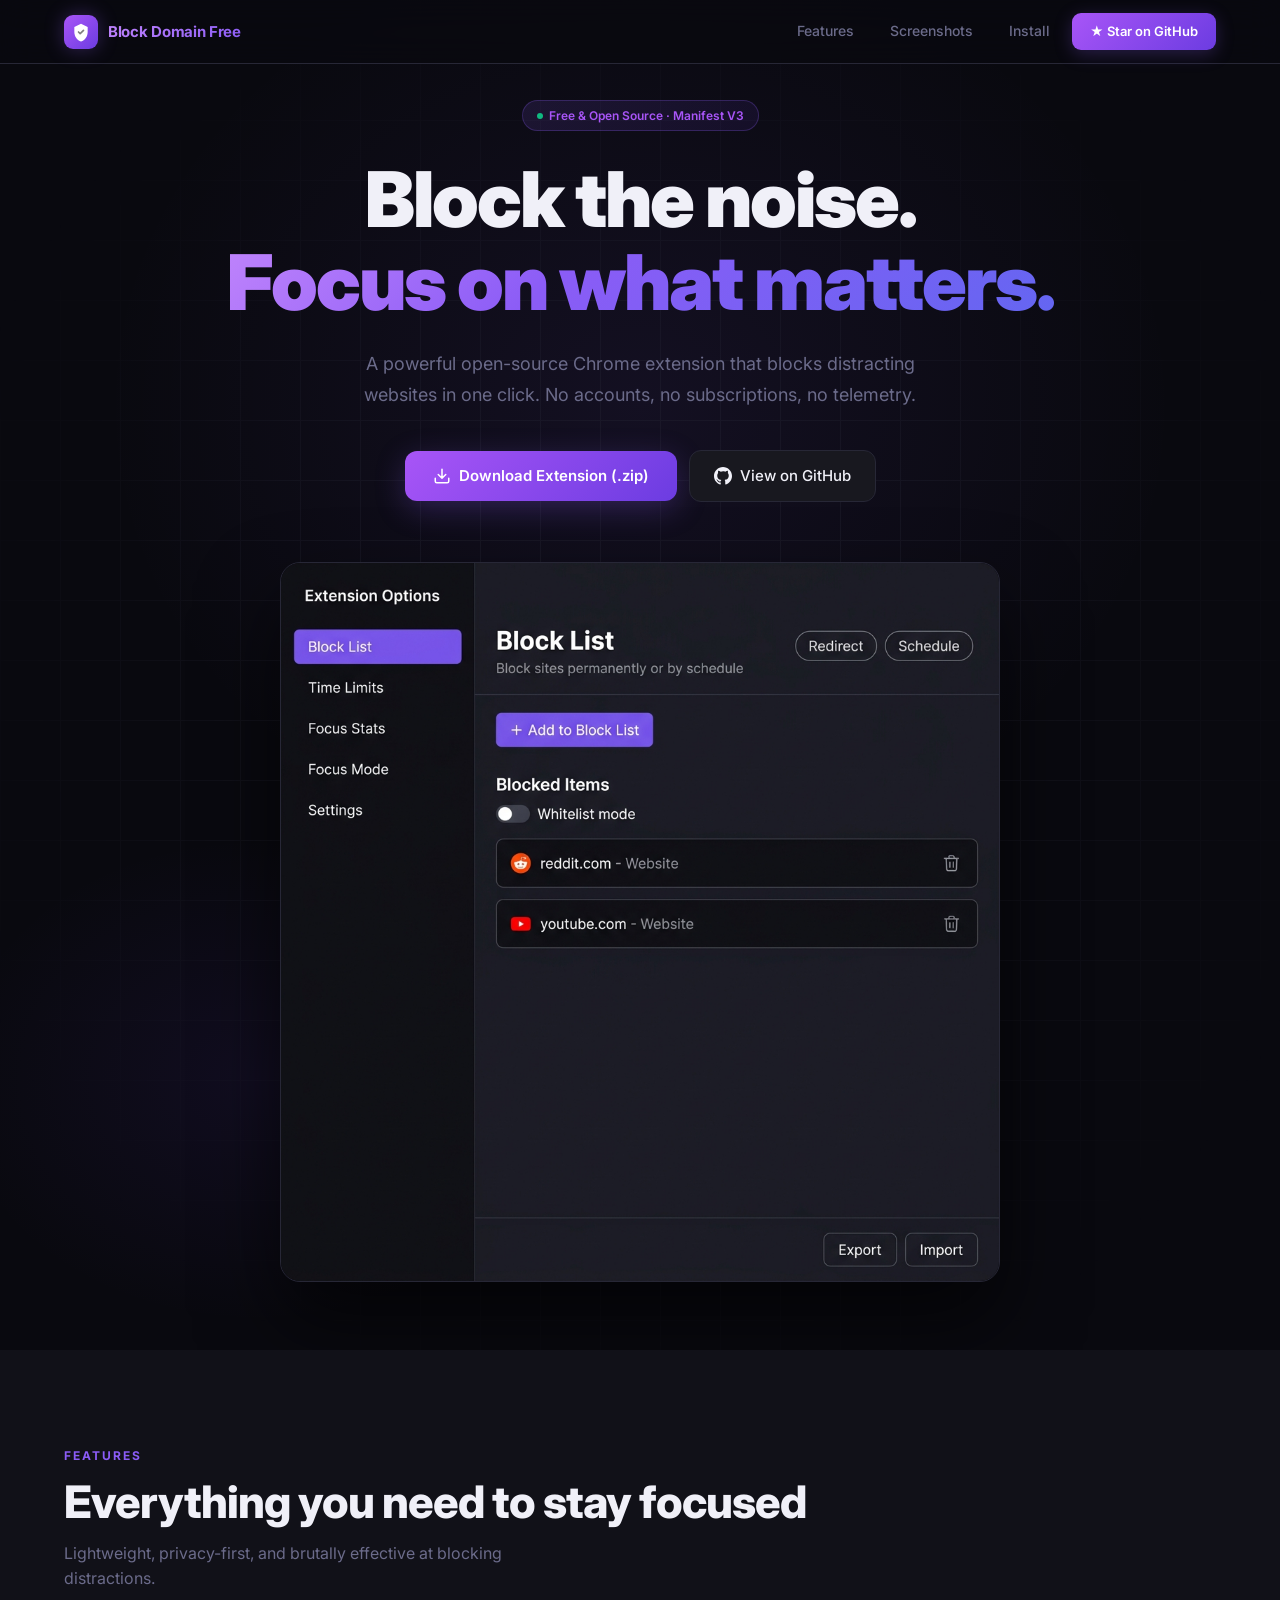
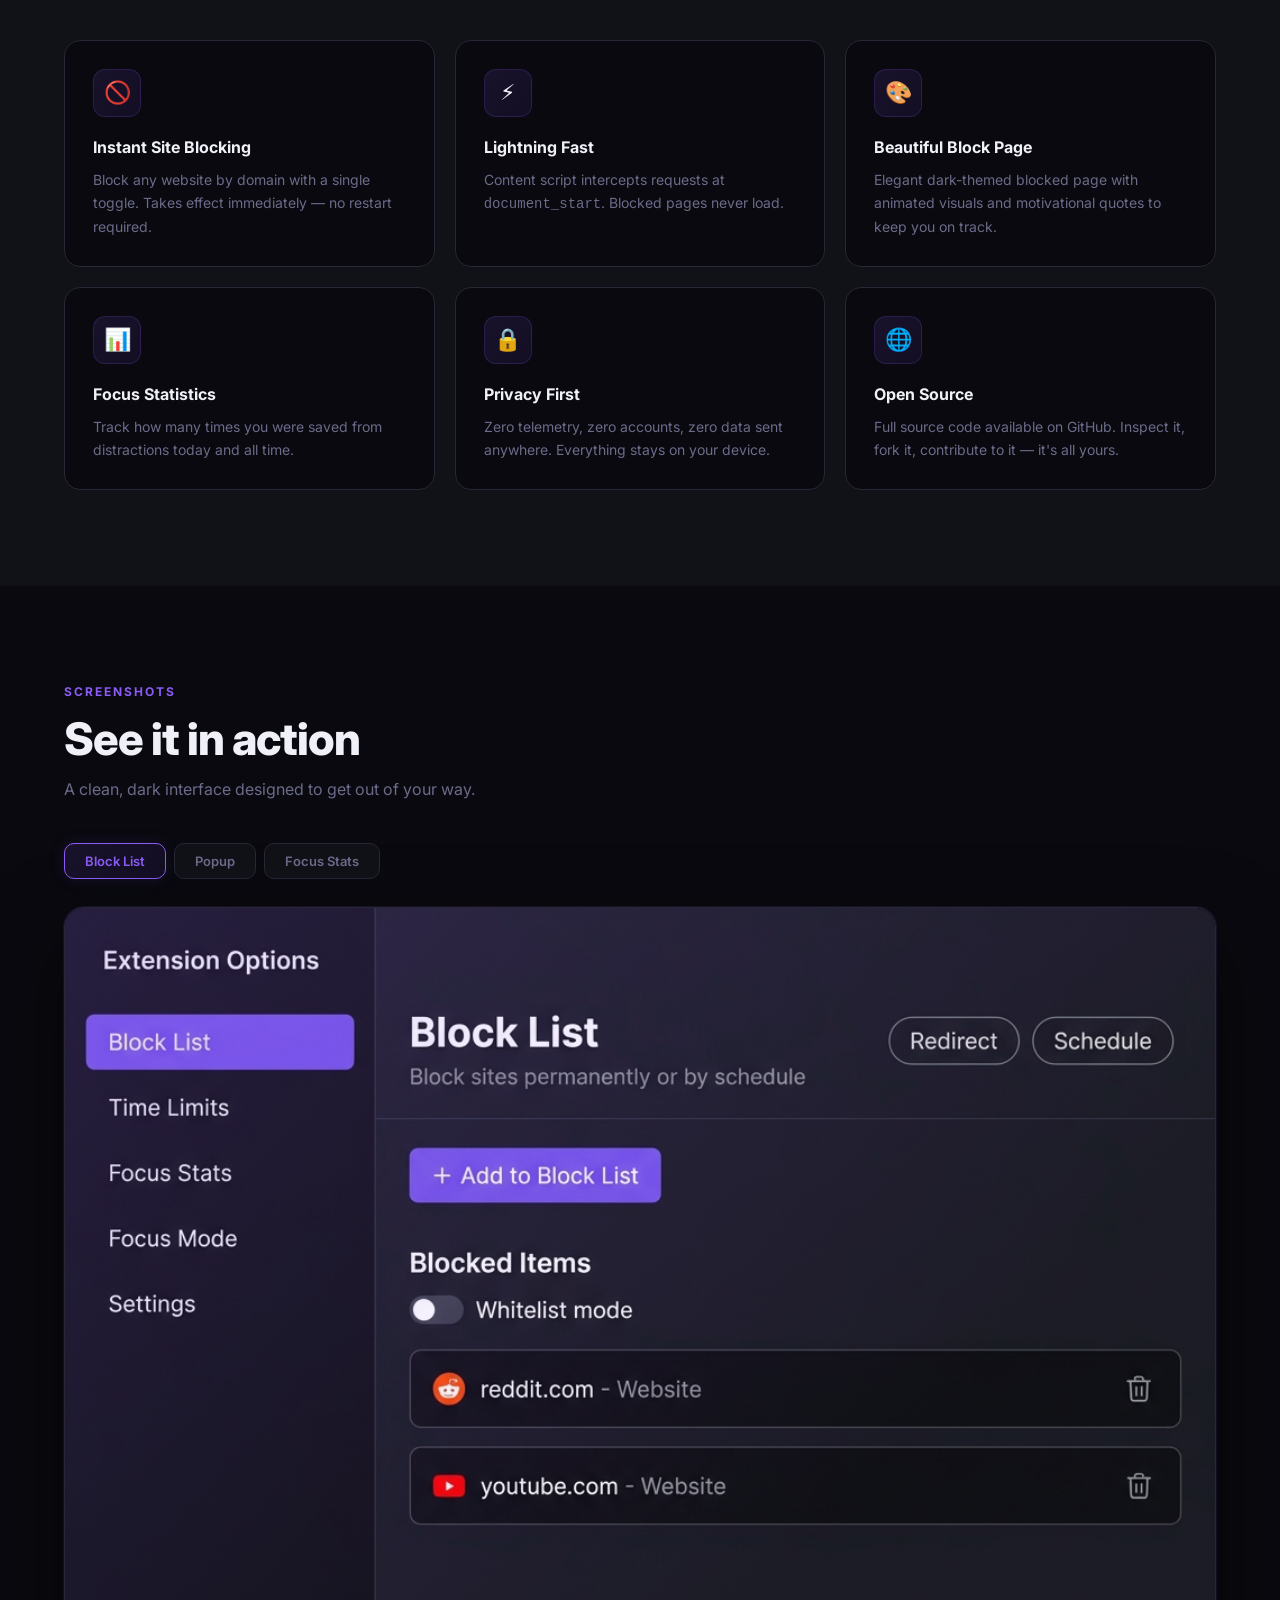
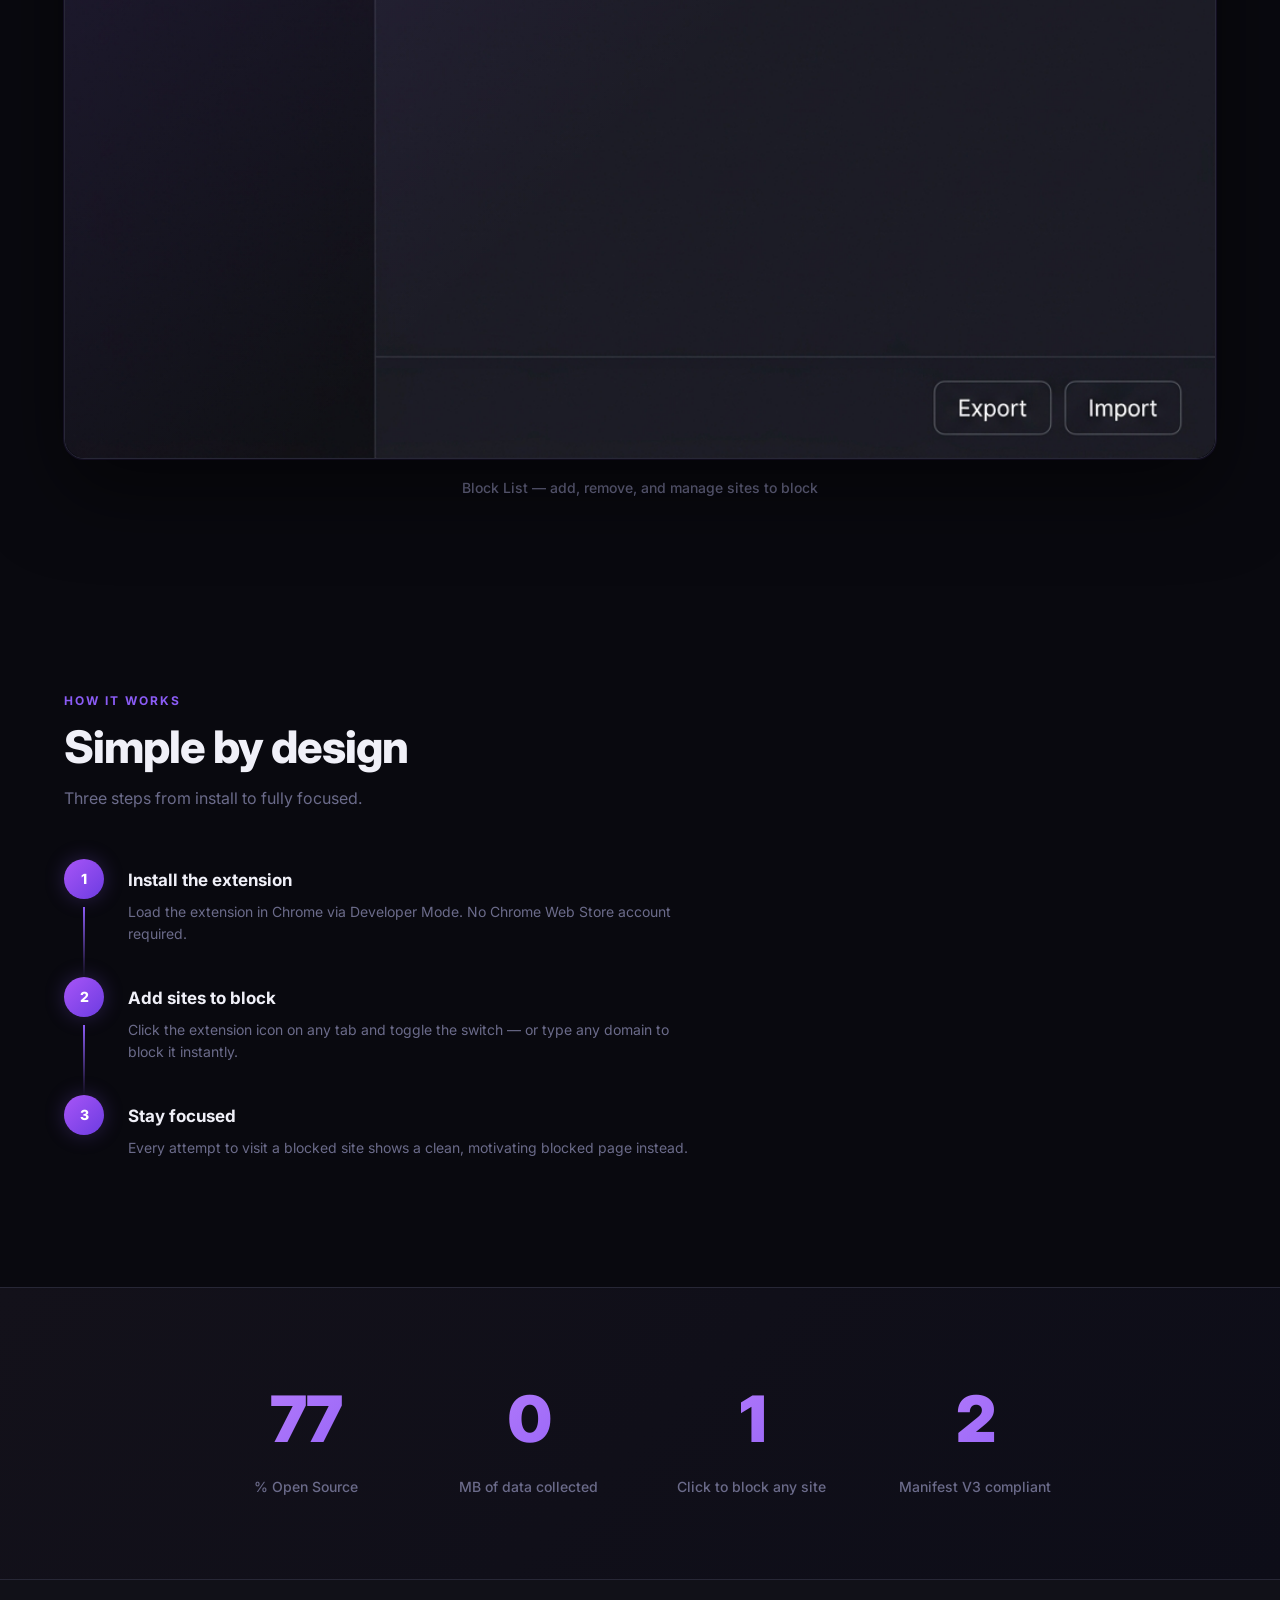
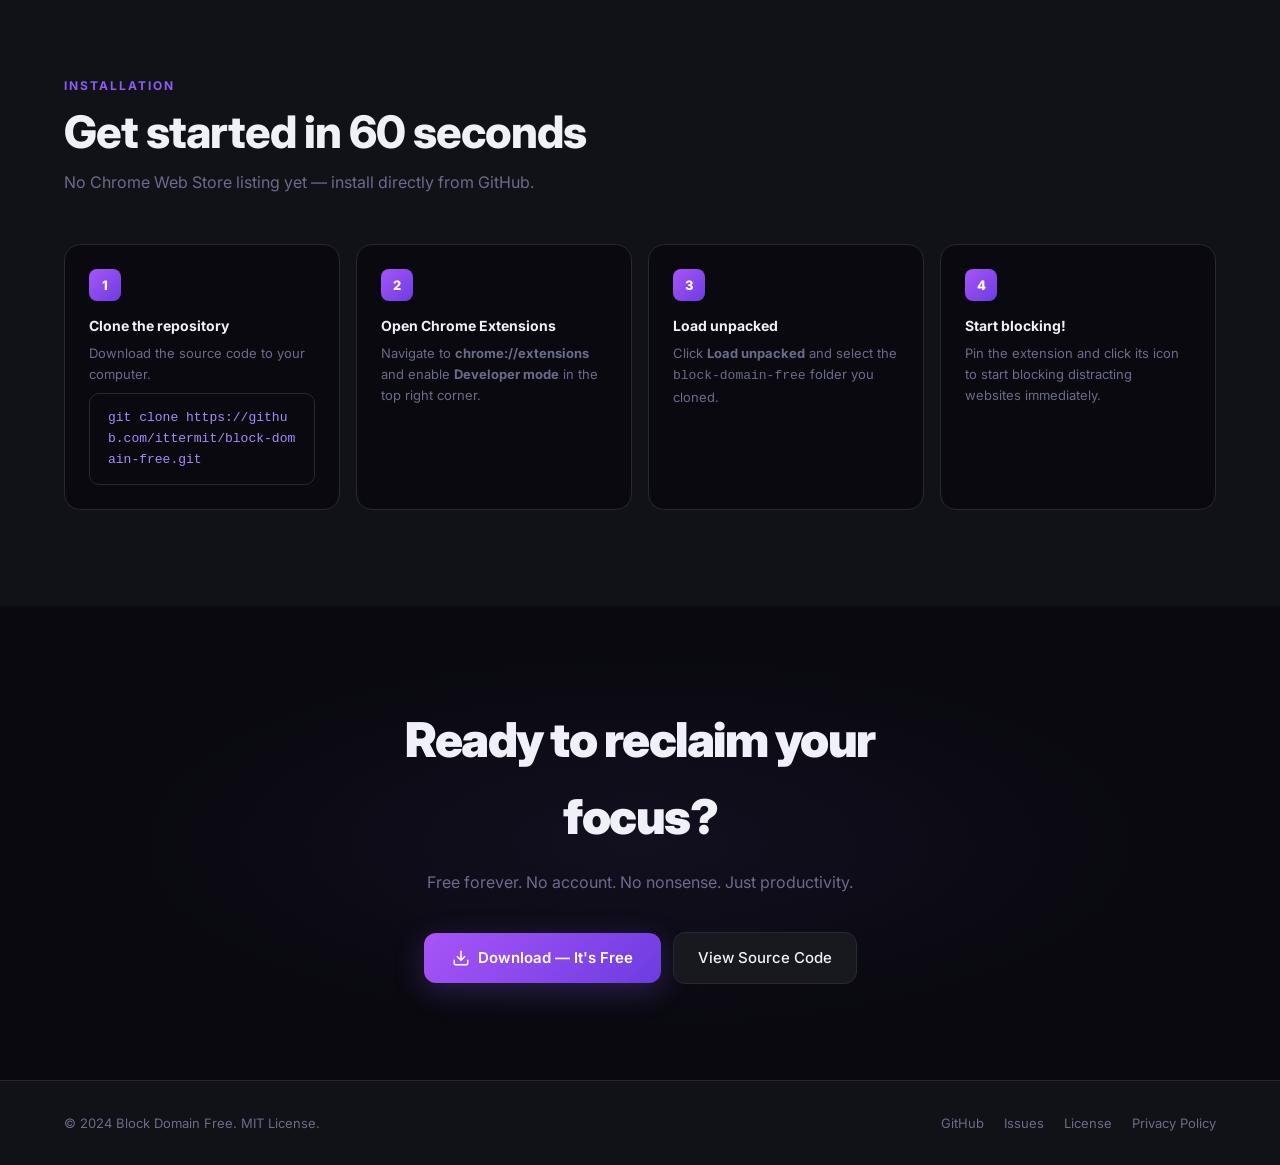
<file: docs/index.html>
<!DOCTYPE html>
<html lang="en">
<head>
  <meta charset="UTF-8" />
  <meta name="viewport" content="width=device-width, initial-scale=1.0" />

  <!-- SEO -->
  <title>Block Domain Free — Free Open-Source Site Blocker for Chrome</title>
  <meta name="description" content="Block Domain Free is a free, open-source Chrome extension that blocks distracting websites to boost your focus and productivity. No account needed." />
  <meta name="keywords" content="site blocker, chrome extension, productivity, block websites, focus, open source" />
  <meta name="author" content="block-domain-free" />

  <!-- Open Graph -->
  <meta property="og:title" content="Block Domain Free — Free Chrome Extension" />
  <meta property="og:description" content="Block distracting websites with one click. Free &amp; open-source Chrome extension." />
  <meta property="og:image" content="hero.png" />
  <meta property="og:type" content="website" />

  <!-- Fonts -->
  <link rel="preconnect" href="https://fonts.googleapis.com" />
  <link href="https://fonts.googleapis.com/css2?family=Inter:wght@300;400;500;600;700;800;900&display=swap" rel="stylesheet" />

  <style>
    /* ── Reset & Variables ──────────────────────────────── */
    *, *::before, *::after { box-sizing: border-box; margin: 0; padding: 0; }

    :root {
      --bg:       #09090f;
      --surface:  #111118;
      --surface2: #18181f;
      --border:   #272736;
      --accent:   #8b5cf6;
      --accent2:  #6C3CE1;
      --accent3:  #a855f7;
      --danger:   #f43f5e;
      --success:  #10b981;
      --text:     #f0f0f8;
      --muted:    #6b6b8a;
      --radius:   16px;
    }

    html { scroll-behavior: smooth; }

    body {
      font-family: 'Inter', system-ui, sans-serif;
      background: var(--bg);
      color: var(--text);
      line-height: 1.6;
      overflow-x: hidden;
    }

    /* ── Nav ────────────────────────────────────────────── */
    nav {
      position: fixed; top: 0; left: 0; right: 0; z-index: 100;
      display: flex; align-items: center; justify-content: space-between;
      padding: 0 5%;
      height: 64px;
      background: rgba(9, 9, 15, 0.8);
      backdrop-filter: blur(16px);
      border-bottom: 1px solid var(--border);
    }

    .nav-logo {
      display: flex; align-items: center; gap: 10px;
      text-decoration: none; color: var(--text);
    }

    .nav-logo-icon {
      width: 34px; height: 34px;
      background: linear-gradient(135deg, var(--accent3), var(--accent2));
      border-radius: 9px;
      display: flex; align-items: center; justify-content: center;
      box-shadow: 0 0 20px #8b5cf650;
    }

    .nav-logo span {
      font-size: 15px; font-weight: 700; letter-spacing: -0.3px;
      background: linear-gradient(135deg, #c084fc, #8b5cf6);
      -webkit-background-clip: text; -webkit-text-fill-color: transparent;
    }

    .nav-links { display: flex; align-items: center; gap: 8px; }

    .nav-link {
      color: var(--muted); text-decoration: none; font-size: 14px;
      font-weight: 500; padding: 7px 14px; border-radius: 8px;
      transition: color .2s, background .2s;
    }
    .nav-link:hover { color: var(--text); background: var(--surface2); }

    .nav-cta {
      background: linear-gradient(135deg, var(--accent3), var(--accent2));
      color: white; text-decoration: none; font-size: 13px;
      font-weight: 600; padding: 8px 18px; border-radius: 9px;
      transition: opacity .2s, transform .15s;
      box-shadow: 0 4px 18px #8b5cf640;
    }
    .nav-cta:hover { opacity: 0.85; transform: translateY(-1px); }

    /* ── Hero ───────────────────────────────────────────── */
    .hero {
      min-height: 100vh;
      display: flex; flex-direction: column;
      align-items: center; justify-content: center;
      text-align: center;
      padding: 100px 5% 60px;
      position: relative;
      overflow: hidden;
    }

    /* Radial glow bg */
    .hero::before {
      content: '';
      position: absolute; inset: 0;
      background:
        radial-gradient(ellipse 60% 50% at 50% 30%, #8b5cf615 0%, transparent 70%),
        radial-gradient(ellipse 40% 30% at 20% 80%, #6C3CE115 0%, transparent 60%);
      pointer-events: none;
    }

    /* Animated grid lines */
    .hero-grid {
      position: absolute; inset: 0; pointer-events: none;
      background-image:
        linear-gradient(var(--border) 1px, transparent 1px),
        linear-gradient(90deg, var(--border) 1px, transparent 1px);
      background-size: 60px 60px;
      mask-image: radial-gradient(ellipse at center, black 30%, transparent 80%);
      opacity: 0.35;
    }

    .hero-badge {
      display: inline-flex; align-items: center; gap: 6px;
      background: linear-gradient(135deg, #8b5cf620, #6C3CE118);
      border: 1px solid #8b5cf640;
      color: var(--accent3); font-size: 12px; font-weight: 600;
      padding: 5px 14px; border-radius: 20px;
      margin-bottom: 28px;
      animation: fadeUp .6s ease both;
    }
    .hero-badge .dot {
      width: 6px; height: 6px; background: var(--success);
      border-radius: 50%; animation: pulse 2s infinite;
    }

    @keyframes pulse {
      0%, 100% { opacity: 1; }
      50% { opacity: 0.3; }
    }

    .hero h1 {
      font-size: clamp(2.8rem, 6vw, 5rem);
      font-weight: 900; line-height: 1.08;
      letter-spacing: -2px;
      animation: fadeUp .6s .1s ease both;
    }

    .hero h1 .gradient {
      background: linear-gradient(135deg, #c084fc 0%, #8b5cf6 40%, #6366f1 100%);
      -webkit-background-clip: text; -webkit-text-fill-color: transparent;
    }

    .hero-sub {
      max-width: 560px; margin: 24px auto 0;
      font-size: 18px; color: var(--muted); font-weight: 400;
      line-height: 1.7;
      animation: fadeUp .6s .2s ease both;
    }

    .hero-actions {
      display: flex; align-items: center; gap: 12px;
      margin-top: 40px; flex-wrap: wrap; justify-content: center;
      animation: fadeUp .6s .3s ease both;
    }

    .btn-primary {
      display: inline-flex; align-items: center; gap: 8px;
      background: linear-gradient(135deg, var(--accent3), var(--accent2));
      color: white; text-decoration: none; font-size: 15px;
      font-weight: 600; padding: 13px 28px; border-radius: 12px;
      box-shadow: 0 8px 30px #8b5cf640;
      transition: transform .2s, box-shadow .2s, opacity .2s;
    }
    .btn-primary:hover {
      transform: translateY(-2px);
      box-shadow: 0 12px 40px #8b5cf655;
    }

    .btn-secondary {
      display: inline-flex; align-items: center; gap: 8px;
      background: var(--surface2); border: 1px solid var(--border);
      color: var(--text); text-decoration: none; font-size: 15px;
      font-weight: 500; padding: 13px 24px; border-radius: 12px;
      transition: border-color .2s, background .2s;
    }
    .btn-secondary:hover { border-color: var(--accent); background: #8b5cf610; }

    .hero-img-wrap {
      margin-top: 60px; position: relative;
      animation: fadeUp .7s .4s ease both;
      max-width: 720px; width: 100%;
    }

    .hero-img-glow {
      position: absolute; inset: -20px;
      background: radial-gradient(ellipse at center, #8b5cf625, transparent 70%);
      border-radius: 32px; filter: blur(20px);
    }

    .hero-img-wrap img {
      width: 100%; border-radius: 20px;
      border: 1px solid var(--border);
      position: relative; z-index: 1;
      box-shadow: 0 40px 80px rgba(0,0,0,0.6);
    }

    @keyframes fadeUp {
      from { opacity: 0; transform: translateY(20px); }
      to   { opacity: 1; transform: translateY(0); }
    }

    /* ── Section Base ───────────────────────────────────── */
    section { padding: 96px 5%; }
    .section-label {
      font-size: 12px; font-weight: 700; letter-spacing: 2px;
      text-transform: uppercase; color: var(--accent);
      margin-bottom: 12px;
    }
    .section-title {
      font-size: clamp(1.8rem, 3.5vw, 2.8rem);
      font-weight: 800; letter-spacing: -1px; line-height: 1.15;
    }
    .section-sub { font-size: 16px; color: var(--muted); margin-top: 12px; max-width: 520px; }

    /* ── Features ───────────────────────────────────────── */
    #features { background: var(--surface); }

    .features-grid {
      display: grid;
      grid-template-columns: repeat(auto-fit, minmax(280px, 1fr));
      gap: 20px; margin-top: 48px;
    }

    .feature-card {
      background: var(--bg);
      border: 1px solid var(--border);
      border-radius: var(--radius);
      padding: 28px;
      transition: border-color .3s, transform .2s, box-shadow .2s;
      cursor: default;
    }
    .feature-card:hover {
      border-color: var(--accent);
      transform: translateY(-4px);
      box-shadow: 0 16px 48px rgba(139, 92, 246, 0.12);
    }

    .feature-icon {
      width: 48px; height: 48px;
      background: linear-gradient(135deg, #8b5cf620, #6C3CE118);
      border: 1px solid #8b5cf630;
      border-radius: 12px;
      display: flex; align-items: center; justify-content: center;
      margin-bottom: 18px; font-size: 22px;
    }

    .feature-title { font-size: 16px; font-weight: 700; margin-bottom: 8px; }
    .feature-desc { font-size: 14px; color: var(--muted); line-height: 1.65; }

    /* ── How it works ───────────────────────────────────── */
    #how-it-works { background: var(--bg); }

    .steps { display: flex; flex-direction: column; gap: 0; margin-top: 48px; max-width: 640px; }

    .step {
      display: flex; gap: 24px; align-items: flex-start;
      padding-bottom: 32px; position: relative;
    }
    .step:not(:last-child)::after {
      content: '';
      position: absolute; left: 19px; top: 48px;
      width: 2px; bottom: 0;
      background: linear-gradient(to bottom, var(--accent), transparent);
    }

    .step-num {
      flex-shrink: 0;
      width: 40px; height: 40px;
      background: linear-gradient(135deg, var(--accent3), var(--accent2));
      border-radius: 50%;
      display: flex; align-items: center; justify-content: center;
      font-weight: 800; font-size: 14px; color: white;
      box-shadow: 0 0 20px #8b5cf640;
    }

    .step-content { padding-top: 8px; }
    .step-title { font-size: 17px; font-weight: 700; margin-bottom: 6px; }
    .step-desc { font-size: 14px; color: var(--muted); }

    /* ── Stats ──────────────────────────────────────────── */
    #stats {
      background: linear-gradient(135deg, #13111a, #0d0d18);
      border-top: 1px solid var(--border);
      border-bottom: 1px solid var(--border);
      padding: 80px 5%;
    }

    .stats-grid {
      display: grid; grid-template-columns: repeat(auto-fit, minmax(180px, 1fr));
      gap: 32px; max-width: 860px; margin: 0 auto; text-align: center;
    }

    .stat-num {
      font-size: clamp(2.5rem, 5vw, 4rem);
      font-weight: 900; letter-spacing: -2px;
      background: linear-gradient(135deg, #c084fc, #8b5cf6);
      -webkit-background-clip: text; -webkit-text-fill-color: transparent;
    }

    .stat-desc { font-size: 14px; color: var(--muted); margin-top: 6px; font-weight: 500; }

    /* ── Install ────────────────────────────────────────── */
    #install { background: var(--surface); }

    .install-steps {
      display: grid; grid-template-columns: repeat(auto-fit, minmax(220px, 1fr));
      gap: 16px; margin-top: 48px;
    }

    .install-card {
      background: var(--bg); border: 1px solid var(--border);
      border-radius: var(--radius); padding: 24px;
    }

    .install-num {
      display: inline-flex; align-items: center; justify-content: center;
      width: 32px; height: 32px;
      background: linear-gradient(135deg, var(--accent3), var(--accent2));
      border-radius: 8px; font-weight: 800; font-size: 13px;
      color: white; margin-bottom: 14px;
    }

    .install-title { font-size: 14px; font-weight: 700; margin-bottom: 6px; }
    .install-desc { font-size: 13px; color: var(--muted); line-height: 1.6; }

    .install-code {
      background: var(--bg); border: 1px solid var(--border);
      border-radius: 10px; padding: 14px 18px;
      font-family: 'Fira Code', 'Courier New', monospace;
      font-size: 13px; color: #a78bfa;
      margin-top: 8px; word-break: break-all;
    }

    /* ── CTA ────────────────────────────────────────────── */
    #cta {
      padding: 96px 5%;
      text-align: center;
      background: var(--bg);
      position: relative; overflow: hidden;
    }
    #cta::before {
      content: '';
      position: absolute; inset: 0;
      background: radial-gradient(ellipse 60% 60% at 50% 50%, #8b5cf612 0%, transparent 70%);
    }

    .cta-box {
      max-width: 600px; margin: 0 auto; position: relative;
    }

    .cta-box h2 {
      font-size: clamp(2rem, 4vw, 3rem);
      font-weight: 900; letter-spacing: -1.5px;
    }
    .cta-box p { font-size: 16px; color: var(--muted); margin-top: 14px; }
    .cta-box .hero-actions { margin-top: 36px; }

    /* ── Footer ─────────────────────────────────────────── */
    footer {
      background: var(--surface);
      border-top: 1px solid var(--border);
      padding: 32px 5%;
      display: flex; align-items: center; justify-content: space-between;
      flex-wrap: wrap; gap: 12px;
      font-size: 13px; color: var(--muted);
    }

    footer a { color: var(--muted); text-decoration: none; transition: color .2s; }
    footer a:hover { color: var(--accent); }

    .footer-links { display: flex; gap: 20px; }

    /* ── Screenshots ─────────────────────────────────────── */
    #screenshots { background: var(--bg); }

    .screenshots-tabs {
      display: flex; gap: 8px; margin-top: 40px; flex-wrap: wrap;
    }

    .tab-btn {
      background: var(--surface); border: 1px solid var(--border);
      color: var(--muted); font-size: 13px; font-weight: 600;
      padding: 9px 20px; border-radius: 10px;
      cursor: pointer; transition: all .2s; font-family: inherit;
    }
    .tab-btn:hover { border-color: var(--accent); color: var(--text); }
    .tab-btn.active {
      background: linear-gradient(135deg, #8b5cf620, #6C3CE118);
      border-color: var(--accent); color: var(--accent);
      box-shadow: 0 0 16px #8b5cf620;
    }

    .screenshots-viewer {
      margin-top: 28px; position: relative;
    }

    .screenshot-slide {
      display: none;
      animation: fadeIn .35s ease;
    }
    .screenshot-slide.active { display: block; }

    @keyframes fadeIn {
      from { opacity: 0; transform: scale(0.98); }
      to   { opacity: 1; transform: scale(1); }
    }

    .screenshot-frame {
      position: relative; border-radius: 20px;
      border: 1px solid var(--border);
      overflow: hidden;
      box-shadow: 0 32px 80px rgba(0,0,0,0.5), 0 0 0 1px #8b5cf620;
    }
    .screenshot-frame::before {
      content: '';
      position: absolute; inset: -1px;
      border-radius: 21px;
      background: linear-gradient(135deg, #8b5cf630, transparent 60%);
      pointer-events: none; z-index: 2;
    }
    .screenshot-frame img {
      width: 100%; display: block; border-radius: 20px;
    }

    .screenshot-caption {
      text-align: center; margin-top: 18px;
      font-size: 14px; color: var(--muted); font-weight: 500;
    }

    .screenshots-glow {
      position: absolute; inset: -40px;
      background: radial-gradient(ellipse at center, #8b5cf618, transparent 65%);
      pointer-events: none; border-radius: 40px; filter: blur(30px);
      z-index: -1;
    }

    /* ── Responsive ─────────────────────────────────────── */
    @media (max-width: 640px) {
      nav { padding: 0 4%; }
      .nav-links .nav-link { display: none; }
      section { padding: 64px 4%; }
    }
  </style>
</head>
<body>

  <!-- Navigation -->
  <nav>
    <a class="nav-logo" href="#">
      <div class="nav-logo-icon">
        <svg width="20" height="20" viewBox="0 0 24 24" fill="none">
          <path d="M12 2L4 6v6c0 5.25 3.5 10.15 8 11.35C16.5 22.15 20 17.25 20 12V6L12 2z" fill="white"/>
          <path d="M9 12l2 2 4-4" stroke="rgba(0,0,0,0.5)" stroke-width="2" stroke-linecap="round" stroke-linejoin="round"/>
        </svg>
      </div>
      <span>Block Domain Free</span>
    </a>
    <div class="nav-links">
      <a class="nav-link" href="#features">Features</a>
      <a class="nav-link" href="#screenshots">Screenshots</a>
      <a class="nav-link" href="#install">Install</a>
      <a class="nav-cta" href="https://github.com/ittermit/block-domain-free" target="_blank">
        ★ Star on GitHub
      </a>
    </div>
  </nav>

  <!-- Hero -->
  <section class="hero" id="home">
    <div class="hero-grid"></div>

    <div class="hero-badge">
      <span class="dot"></span>
      Free & Open Source · Manifest V3
    </div>

    <h1>
      Block the noise.<br/>
      <span class="gradient">Focus on what matters.</span>
    </h1>

    <p class="hero-sub">
      A powerful open-source Chrome extension that blocks distracting websites in one click.
      No accounts, no subscriptions, no telemetry.
    </p>

    <div class="hero-actions">
      <a class="btn-primary" href="https://github.com/ittermit/block-domain-free/releases/download/v1.0.0/block-domain-free.zip" download>
        <svg width="18" height="18" viewBox="0 0 24 24" fill="none">
          <path d="M21 15v4a2 2 0 01-2 2H5a2 2 0 01-2-2v-4M7 10l5 5 5-5M12 15V3" stroke="currentColor" stroke-width="2" stroke-linecap="round" stroke-linejoin="round"/>
        </svg>
        Download Extension (.zip)
      </a>
      <a class="btn-secondary" href="https://github.com/ittermit/block-domain-free" target="_blank">
        <svg width="18" height="18" viewBox="0 0 24 24" fill="currentColor">
          <path d="M12 0C5.374 0 0 5.373 0 12c0 5.302 3.438 9.8 8.207 11.387.599.111.793-.261.793-.577v-2.234c-3.338.726-4.033-1.416-4.033-1.416-.546-1.387-1.333-1.756-1.333-1.756-1.089-.745.083-.729.083-.729 1.205.084 1.839 1.237 1.839 1.237 1.07 1.834 2.807 1.304 3.492.997.107-.775.418-1.305.762-1.604-2.665-.305-5.467-1.334-5.467-5.931 0-1.311.469-2.381 1.236-3.221-.124-.303-.535-1.524.117-3.176 0 0 1.008-.322 3.301 1.23A11.509 11.509 0 0112 5.803c1.02.005 2.047.138 3.006.404 2.291-1.552 3.297-1.23 3.297-1.23.653 1.653.242 2.874.118 3.176.77.84 1.235 1.911 1.235 3.221 0 4.609-2.807 5.624-5.479 5.921.43.372.823 1.102.823 2.222v3.293c0 .319.192.694.801.576C20.566 21.797 24 17.3 24 12c0-6.627-5.373-12-12-12z"/>
        </svg>
        View on GitHub
      </a>
    </div>

    <div class="hero-img-wrap">
      <div class="hero-img-glow"></div>
      <img src="screenshot_blocklist.png" alt="Block Domain Free block list UI screenshot" />
    </div>
  </section>

  <!-- Features -->
  <section id="features">
    <div class="section-label">Features</div>
    <h2 class="section-title">Everything you need to stay focused</h2>
    <p class="section-sub">Lightweight, privacy-first, and brutally effective at blocking distractions.</p>

    <div class="features-grid">
      <div class="feature-card">
        <div class="feature-icon">🚫</div>
        <div class="feature-title">Instant Site Blocking</div>
        <div class="feature-desc">Block any website by domain with a single toggle. Takes effect immediately — no restart required.</div>
      </div>
      <div class="feature-card">
        <div class="feature-icon">⚡</div>
        <div class="feature-title">Lightning Fast</div>
        <div class="feature-desc">Content script intercepts requests at <code>document_start</code>. Blocked pages never load.</div>
      </div>
      <div class="feature-card">
        <div class="feature-icon">🎨</div>
        <div class="feature-title">Beautiful Block Page</div>
        <div class="feature-desc">Elegant dark-themed blocked page with animated visuals and motivational quotes to keep you on track.</div>
      </div>
      <div class="feature-card">
        <div class="feature-icon">📊</div>
        <div class="feature-title">Focus Statistics</div>
        <div class="feature-desc">Track how many times you were saved from distractions today and all time.</div>
      </div>
      <div class="feature-card">
        <div class="feature-icon">🔒</div>
        <div class="feature-title">Privacy First</div>
        <div class="feature-desc">Zero telemetry, zero accounts, zero data sent anywhere. Everything stays on your device.</div>
      </div>
      <div class="feature-card">
        <div class="feature-icon">🌐</div>
        <div class="feature-title">Open Source</div>
        <div class="feature-desc">Full source code available on GitHub. Inspect it, fork it, contribute to it — it's all yours.</div>
      </div>
    </div>
  </section>

  <!-- Screenshots -->
  <section id="screenshots">
    <div class="section-label">Screenshots</div>
    <h2 class="section-title">See it in action</h2>
    <p class="section-sub">A clean, dark interface designed to get out of your way.</p>

    <div class="screenshots-tabs">
      <button class="tab-btn active" data-tab="blocklist">Block List</button>
      <button class="tab-btn" data-tab="popup">Popup</button>
      <button class="tab-btn" data-tab="stats">Focus Stats</button>
    </div>

    <div class="screenshots-viewer">
      <div class="screenshots-glow"></div>

      <div class="screenshot-slide active" id="tab-blocklist">
        <div class="screenshot-frame">
          <img src="screenshot_blocklist.png" alt="Block List page — manage blocked websites" />
        </div>
        <p class="screenshot-caption">Block List — add, remove, and manage sites to block</p>
      </div>

      <div class="screenshot-slide" id="tab-popup">
        <div class="screenshot-frame">
          <img src="screenshot_popup.png" alt="Extension popup — quick toggle for current site" />
        </div>
        <p class="screenshot-caption">Popup — instantly block or unblock the current site</p>
      </div>

      <div class="screenshot-slide" id="tab-stats">
        <div class="screenshot-frame">
          <img src="screenshot_stats.png" alt="Focus Stats — see blocked attempts over time" />
        </div>
        <p class="screenshot-caption">Focus Stats — track how many distractions you've avoided</p>
      </div>
    </div>
  </section>

  <!-- How it works -->
  <section id="how-it-works">
    <div class="section-label">How it works</div>
    <h2 class="section-title">Simple by design</h2>
    <p class="section-sub">Three steps from install to fully focused.</p>

    <div class="steps">
      <div class="step">
        <div class="step-num">1</div>
        <div class="step-content">
          <div class="step-title">Install the extension</div>
          <div class="step-desc">Load the extension in Chrome via Developer Mode. No Chrome Web Store account required.</div>
        </div>
      </div>
      <div class="step">
        <div class="step-num">2</div>
        <div class="step-content">
          <div class="step-title">Add sites to block</div>
          <div class="step-desc">Click the extension icon on any tab and toggle the switch — or type any domain to block it instantly.</div>
        </div>
      </div>
      <div class="step">
        <div class="step-num">3</div>
        <div class="step-content">
          <div class="step-title">Stay focused</div>
          <div class="step-desc">Every attempt to visit a blocked site shows a clean, motivating blocked page instead.</div>
        </div>
      </div>
    </div>
  </section>

  <!-- Stats -->
  <section id="stats">
    <div class="stats-grid">
      <div>
        <div class="stat-num" data-target="100">0</div>
        <div class="stat-desc">% Open Source</div>
      </div>
      <div>
        <div class="stat-num" data-target="0">0</div>
        <div class="stat-desc">MB of data collected</div>
      </div>
      <div>
        <div class="stat-num" data-target="1">0</div>
        <div class="stat-desc">Click to block any site</div>
      </div>
      <div>
        <div class="stat-num" data-target="3">0</div>
        <div class="stat-desc">Manifest V3 compliant</div>
      </div>
    </div>
  </section>

  <!-- Install -->
  <section id="install">
    <div class="section-label">Installation</div>
    <h2 class="section-title">Get started in 60 seconds</h2>
    <p class="section-sub">No Chrome Web Store listing yet — install directly from GitHub.</p>

    <div class="install-steps">
      <div class="install-card">
        <div class="install-num">1</div>
        <div class="install-title">Clone the repository</div>
        <div class="install-desc">Download the source code to your computer.</div>
        <div class="install-code">git clone https://github.com/ittermit/block-domain-free.git</div>
      </div>
      <div class="install-card">
        <div class="install-num">2</div>
        <div class="install-title">Open Chrome Extensions</div>
        <div class="install-desc">Navigate to <strong>chrome://extensions</strong> and enable <strong>Developer mode</strong> in the top right corner.</div>
      </div>
      <div class="install-card">
        <div class="install-num">3</div>
        <div class="install-title">Load unpacked</div>
        <div class="install-desc">Click <strong>Load unpacked</strong> and select the <code>block-domain-free</code> folder you cloned.</div>
      </div>
      <div class="install-card">
        <div class="install-num">4</div>
        <div class="install-title">Start blocking!</div>
        <div class="install-desc">Pin the extension and click its icon to start blocking distracting websites immediately.</div>
      </div>
    </div>
  </section>

  <!-- CTA -->
  <section id="cta">
    <div class="cta-box">
      <h2>Ready to reclaim your focus?</h2>
      <p>Free forever. No account. No nonsense. Just productivity.</p>
      <div class="hero-actions">
        <a class="btn-primary" href="https://github.com/ittermit/block-domain-free/releases/download/v1.0.0/block-domain-free.zip" download>
          <svg width="18" height="18" viewBox="0 0 24 24" fill="none">
            <path d="M21 15v4a2 2 0 01-2 2H5a2 2 0 01-2-2v-4M7 10l5 5 5-5M12 15V3" stroke="currentColor" stroke-width="2" stroke-linecap="round" stroke-linejoin="round"/>
          </svg>
          Download — It's Free
        </a>
        <a class="btn-secondary" href="https://github.com/ittermit/block-domain-free" target="_blank">
          View Source Code
        </a>
      </div>
    </div>
  </section>

  <!-- Footer -->
  <footer>
    <span>© 2024 Block Domain Free. MIT License.</span>
    <div class="footer-links">
      <a href="https://github.com/ittermit/block-domain-free" target="_blank">GitHub</a>
      <a href="https://github.com/ittermit/block-domain-free/issues" target="_blank">Issues</a>
      <a href="https://github.com/ittermit/block-domain-free/blob/main/LICENSE" target="_blank">License</a>
      <a href="privacy.html">Privacy Policy</a>
    </div>
  </footer>

  <script>
    // ── Animate stat counters on scroll ─────────────────
    const observer = new IntersectionObserver(entries => {
      entries.forEach(entry => {
        if (!entry.isIntersecting) return;
        entry.target.querySelectorAll('[data-target]').forEach(el => {
          const target = +el.dataset.target;
          const duration = 1200;
          const start = performance.now();
          const tick = now => {
            const p = Math.min((now - start) / duration, 1);
            const ease = 1 - Math.pow(1 - p, 3);
            el.textContent = Math.round(ease * target);
            if (p < 1) requestAnimationFrame(tick);
          };
          requestAnimationFrame(tick);
        });
        observer.unobserve(entry.target);
      });
    }, { threshold: 0.3 });

    const statsSection = document.getElementById('stats');
    if (statsSection) observer.observe(statsSection);

    // ── Reveal animations on scroll ──────────────────────
    const revealObserver = new IntersectionObserver(entries => {
      entries.forEach(e => {
        if (e.isIntersecting) {
          e.target.style.opacity = '1';
          e.target.style.transform = 'translateY(0)';
        }
      });
    }, { threshold: 0.1 });

    document.querySelectorAll('.feature-card, .install-card, .step').forEach(el => {
      el.style.cssText += 'opacity:0; transform:translateY(24px); transition: opacity .5s ease, transform .5s ease;';
      revealObserver.observe(el);
    });

    // ── Screenshot tabs ──────────────────────────────────
    document.querySelectorAll('.tab-btn').forEach(btn => {
      btn.addEventListener('click', () => {
        document.querySelectorAll('.tab-btn').forEach(b => b.classList.remove('active'));
        document.querySelectorAll('.screenshot-slide').forEach(s => s.classList.remove('active'));
        btn.classList.add('active');
        document.getElementById('tab-' + btn.dataset.tab).classList.add('active');
      });
    });
  </script>
</body>
</html>
</file>
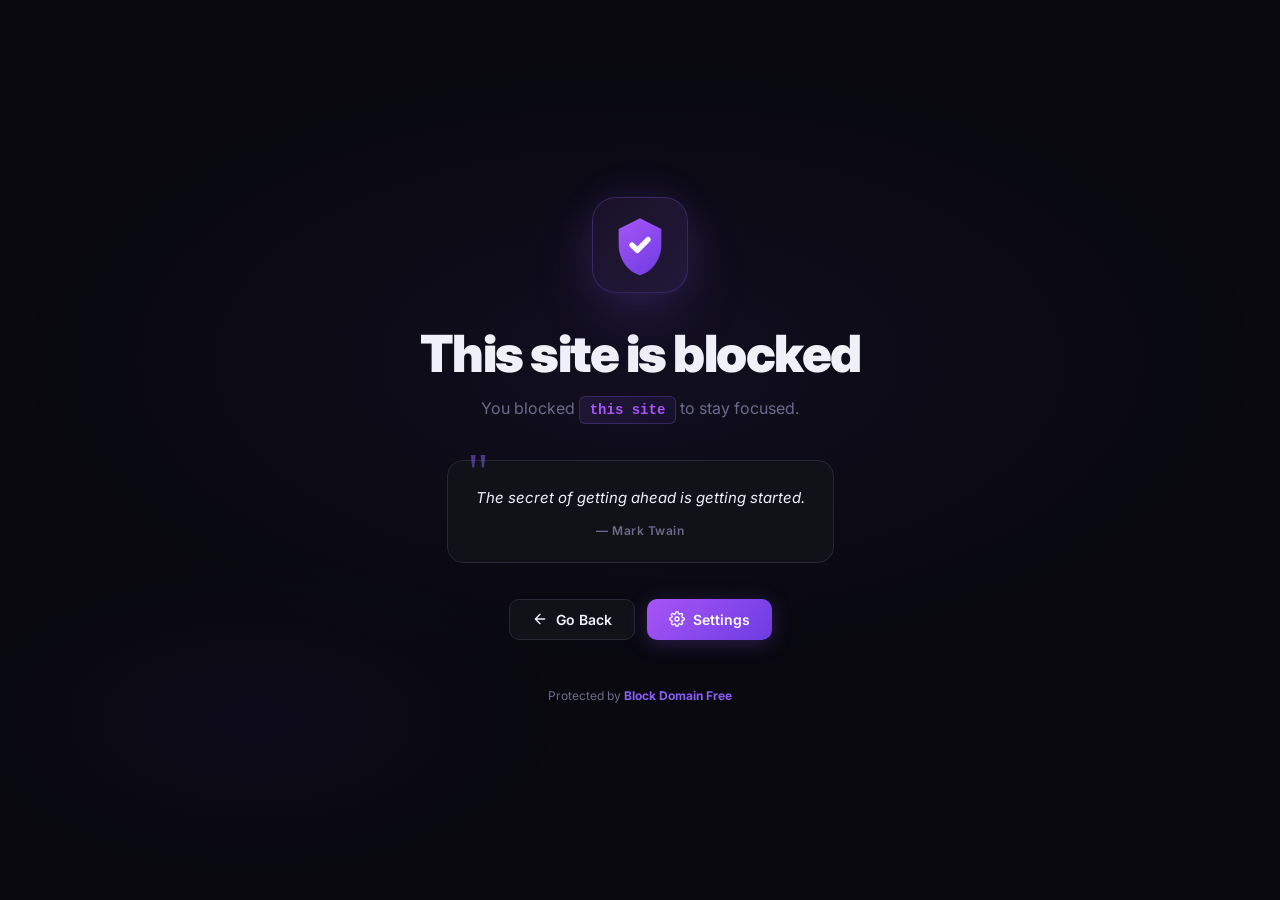
<file: blocked/blocked.html>
<!DOCTYPE html>
<html lang="en">
<head>
  <meta charset="UTF-8" />
  <meta name="viewport" content="width=device-width, initial-scale=1.0" />
  <title>Site Blocked — Block Domain Free</title>
  <meta name="robots" content="noindex, nofollow" />
  <link rel="preconnect" href="https://fonts.googleapis.com" />
  <link href="https://fonts.googleapis.com/css2?family=Inter:wght@300;400;500;600;700;800&display=swap" rel="stylesheet" />
  <link rel="stylesheet" href="blocked.css" />
</head>
<body>
  <!-- Animated background particles -->
  <div class="particles" id="particles"></div>

  <div class="container">
    <!-- Shield icon animated -->
    <div class="shield-wrap">
      <div class="shield-glow"></div>
      <div class="shield-icon">
        <svg width="64" height="64" viewBox="0 0 24 24" fill="none">
          <path d="M12 2L4 6v6c0 5.25 3.5 10.15 8 11.35C16.5 22.15 20 17.25 20 12V6L12 2z"
            fill="url(#shieldGrad)" />
          <path d="M9 12l2 2 4-4" stroke="white" stroke-width="2" stroke-linecap="round" stroke-linejoin="round"/>
          <defs>
            <linearGradient id="shieldGrad" x1="4" y1="2" x2="20" y2="24" gradientUnits="userSpaceOnUse">
              <stop offset="0%" stop-color="#a855f7"/>
              <stop offset="100%" stop-color="#6C3CE1"/>
            </linearGradient>
          </defs>
        </svg>
      </div>
    </div>

    <!-- Main text -->
    <h1 class="title">This site is blocked</h1>
    <p class="subtitle">
      You blocked <span class="domain-badge" id="domainBadge">this site</span> to stay focused.
    </p>

    <!-- Motivational quote -->
    <div class="quote-box" id="quoteBox">
      <span class="quote-icon">"</span>
      <p class="quote-text" id="quoteText">The secret of getting ahead is getting started.</p>
      <span class="quote-author" id="quoteAuthor">— Mark Twain</span>
    </div>

    <!-- Actions -->
    <div class="actions">
      <button class="btn-back" id="btnBack">
        <svg width="16" height="16" viewBox="0 0 24 24" fill="none">
          <path d="M19 12H5M5 12l7-7M5 12l7 7" stroke="currentColor" stroke-width="2" stroke-linecap="round" stroke-linejoin="round"/>
        </svg>
        Go Back
      </button>
      <button class="btn-settings" id="btnSettings">
        <svg width="16" height="16" viewBox="0 0 24 24" fill="none">
          <path d="M12 15a3 3 0 100-6 3 3 0 000 6z" stroke="currentColor" stroke-width="2"/>
          <path d="M19.4 15a1.65 1.65 0 00.33 1.82l.06.06a2 2 0 010 2.83 2 2 0 01-2.83 0l-.06-.06a1.65 1.65 0 00-1.82-.33 1.65 1.65 0 00-1 1.51V21a2 2 0 01-4 0v-.09A1.65 1.65 0 009 19.4a1.65 1.65 0 00-1.82.33l-.06.06a2 2 0 01-2.83-2.83l.06-.06A1.65 1.65 0 004.68 15a1.65 1.65 0 00-1.51-1H3a2 2 0 010-4h.09A1.65 1.65 0 004.6 9a1.65 1.65 0 00-.33-1.82l-.06-.06a2 2 0 012.83-2.83l.06.06A1.65 1.65 0 009 4.68a1.65 1.65 0 001-1.51V3a2 2 0 014 0v.09a1.65 1.65 0 001 1.51 1.65 1.65 0 001.82-.33l.06-.06a2 2 0 012.83 2.83l-.06.06A1.65 1.65 0 0019.4 9a1.65 1.65 0 001.51 1H21a2 2 0 010 4h-.09a1.65 1.65 0 00-1.51 1z" stroke="currentColor" stroke-width="2"/>
        </svg>
        Settings
      </button>
    </div>

    <!-- Branding -->
    <div class="branding">
      <span>Protected by</span>
      <strong>Block Domain Free</strong>
    </div>
  </div>

  <script src="blocked.js"></script>
</body>
</html>
</file>
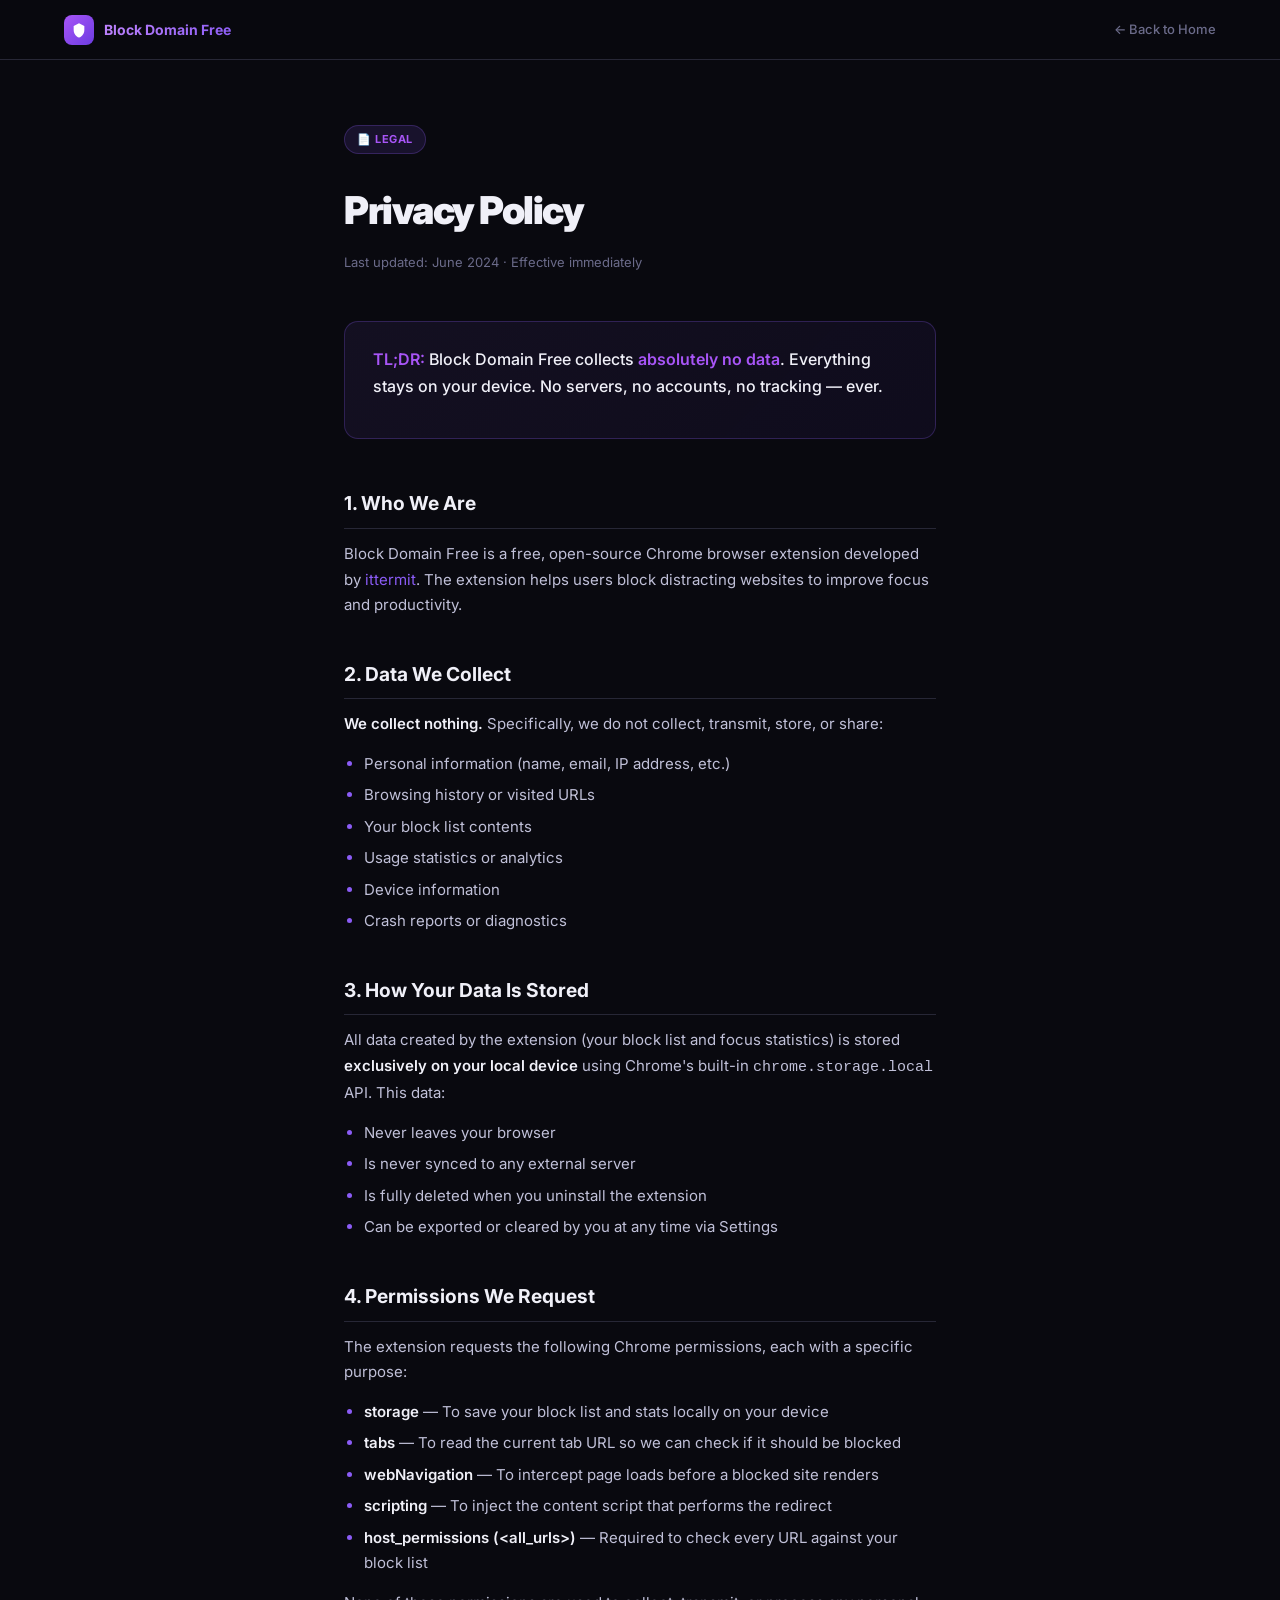
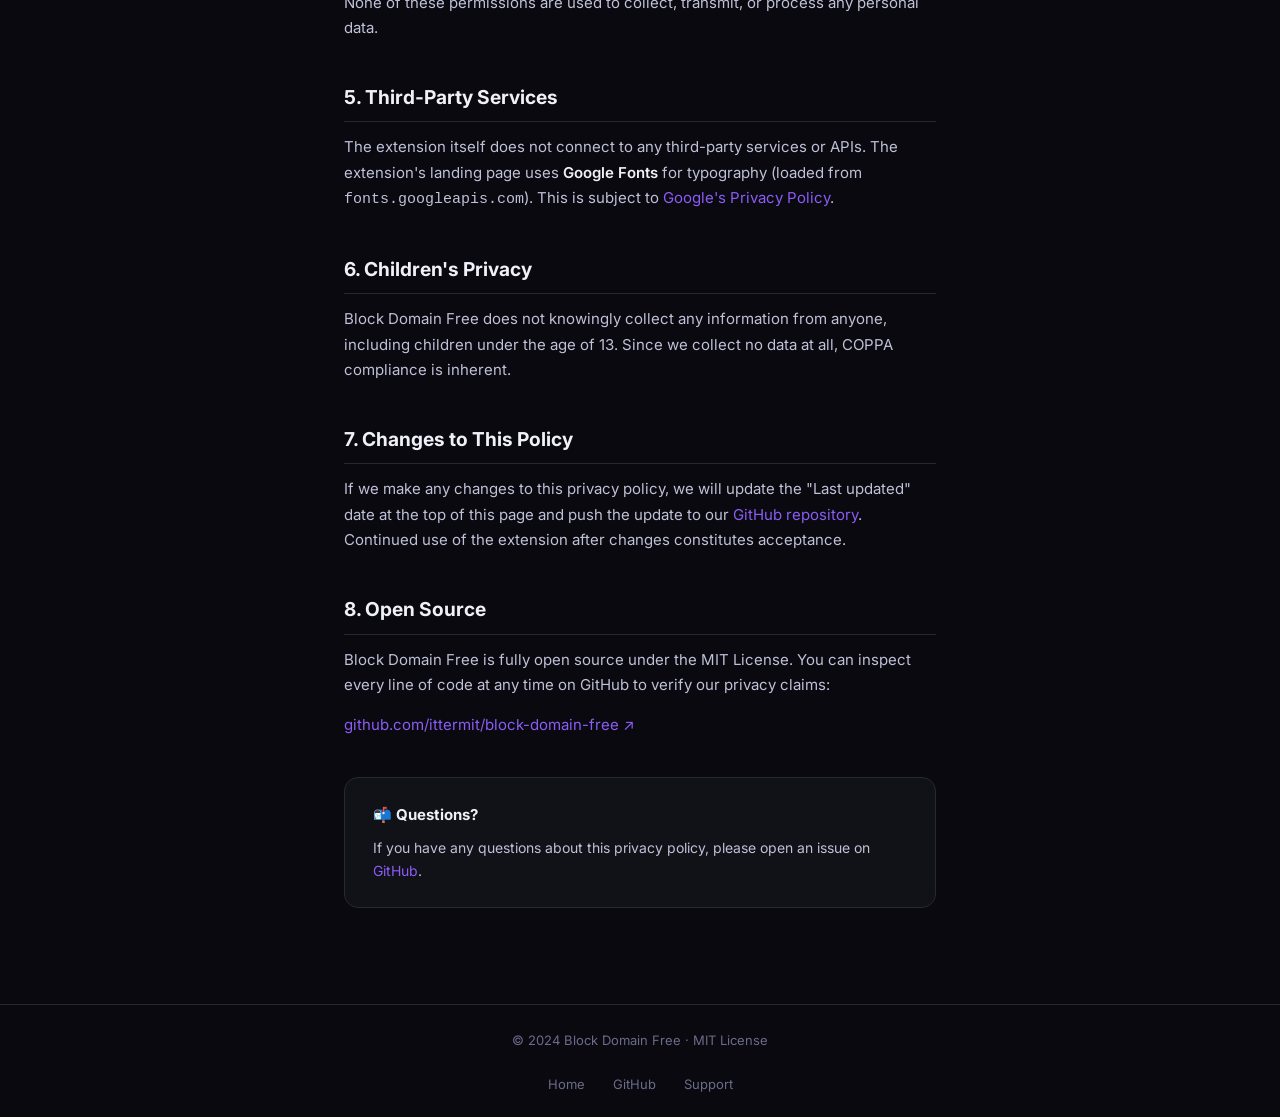
<file: docs/privacy.html>
<!DOCTYPE html>
<html lang="en">
<head>
  <meta charset="UTF-8" />
  <meta name="viewport" content="width=device-width, initial-scale=1.0" />
  <title>Privacy Policy — Block Domain Free</title>
  <meta name="description" content="Privacy Policy for Block Domain Free Chrome Extension. We collect no data." />
  <link rel="preconnect" href="https://fonts.googleapis.com" />
  <link href="https://fonts.googleapis.com/css2?family=Inter:wght@300;400;500;600;700;800&display=swap" rel="stylesheet" />
  <style>
    *, *::before, *::after { box-sizing: border-box; margin: 0; padding: 0; }
    :root {
      --bg: #09090f; --surface: #111118; --border: #272736;
      --accent: #8b5cf6; --text: #f0f0f8; --muted: #6b6b8a;
    }
    body { font-family: 'Inter', system-ui, sans-serif; background: var(--bg); color: var(--text); line-height: 1.7; }

    nav {
      display: flex; align-items: center; justify-content: space-between;
      padding: 0 5%; height: 60px;
      background: rgba(9,9,15,0.9); backdrop-filter: blur(16px);
      border-bottom: 1px solid var(--border);
      position: sticky; top: 0; z-index: 10;
    }
    .nav-logo { display: flex; align-items: center; gap: 10px; text-decoration: none; color: var(--text); }
    .logo-icon { width: 30px; height: 30px; background: linear-gradient(135deg,#a855f7,#6C3CE1); border-radius: 8px; display: flex; align-items: center; justify-content: center; }
    .logo-text { font-size: 14px; font-weight: 700; background: linear-gradient(135deg,#c084fc,#8b5cf6); -webkit-background-clip: text; -webkit-text-fill-color: transparent; }
    .back-link { color: var(--muted); text-decoration: none; font-size: 13px; font-weight: 500; transition: color .2s; }
    .back-link:hover { color: var(--accent); }

    .container { max-width: 720px; margin: 0 auto; padding: 64px 5% 96px; }

    .badge {
      display: inline-flex; align-items: center; gap: 6px;
      background: #8b5cf620; border: 1px solid #8b5cf640;
      color: #a855f7; font-size: 11px; font-weight: 700;
      padding: 4px 12px; border-radius: 20px; letter-spacing: 0.5px;
      margin-bottom: 24px; text-transform: uppercase;
    }

    h1 { font-size: 2.4rem; font-weight: 900; letter-spacing: -1.5px; margin-bottom: 8px; }
    .updated { font-size: 13px; color: var(--muted); margin-bottom: 48px; }

    .highlight-box {
      background: linear-gradient(135deg, #8b5cf615, #6C3CE110);
      border: 1px solid #8b5cf640;
      border-radius: 14px; padding: 24px 28px; margin-bottom: 48px;
    }
    .highlight-box p { font-size: 16px; font-weight: 500; color: var(--text); }
    .highlight-box strong { color: #a855f7; }

    h2 { font-size: 1.2rem; font-weight: 700; margin: 40px 0 12px; color: var(--text); padding-bottom: 8px; border-bottom: 1px solid var(--border); }
    p  { font-size: 15px; color: #c0c0d8; margin-bottom: 14px; }
    ul { padding-left: 20px; margin-bottom: 14px; }
    li { font-size: 15px; color: #c0c0d8; margin-bottom: 6px; }
    li::marker { color: var(--accent); }
    strong { color: var(--text); font-weight: 600; }
    a { color: var(--accent); text-decoration: none; }
    a:hover { text-decoration: underline; }

    .contact-box {
      background: var(--surface); border: 1px solid var(--border);
      border-radius: 14px; padding: 24px 28px; margin-top: 40px;
    }
    .contact-box h3 { font-size: 15px; font-weight: 700; margin-bottom: 8px; }
    .contact-box p  { margin: 0; font-size: 14px; }

    footer { border-top: 1px solid var(--border); padding: 24px 5%; text-align: center; font-size: 13px; color: var(--muted); }
    footer a { color: var(--muted); text-decoration: none; margin: 0 12px; }
    footer a:hover { color: var(--accent); }
  </style>
</head>
<body>

<nav>
  <a class="nav-logo" href="index.html">
    <div class="logo-icon">
      <svg width="16" height="16" viewBox="0 0 24 24" fill="none">
        <path d="M12 2L4 6v6c0 5.25 3.5 10.15 8 11.35C16.5 22.15 20 17.25 20 12V6L12 2z" fill="white"/>
      </svg>
    </div>
    <span class="logo-text">Block Domain Free</span>
  </a>
  <a class="back-link" href="index.html">← Back to Home</a>
</nav>

<div class="container">
  <div class="badge">📄 Legal</div>
  <h1>Privacy Policy</h1>
  <p class="updated">Last updated: June 2024 · Effective immediately</p>

  <div class="highlight-box">
    <p>
      <strong>TL;DR:</strong> Block Domain Free collects <strong>absolutely no data</strong>.
      Everything stays on your device. No servers, no accounts, no tracking — ever.
    </p>
  </div>

  <h2>1. Who We Are</h2>
  <p>Block Domain Free is a free, open-source Chrome browser extension developed by
  <a href="https://github.com/ittermit" target="_blank">ittermit</a>.
  The extension helps users block distracting websites to improve focus and productivity.</p>

  <h2>2. Data We Collect</h2>
  <p><strong>We collect nothing.</strong> Specifically, we do not collect, transmit, store, or share:</p>
  <ul>
    <li>Personal information (name, email, IP address, etc.)</li>
    <li>Browsing history or visited URLs</li>
    <li>Your block list contents</li>
    <li>Usage statistics or analytics</li>
    <li>Device information</li>
    <li>Crash reports or diagnostics</li>
  </ul>

  <h2>3. How Your Data Is Stored</h2>
  <p>All data created by the extension (your block list and focus statistics) is stored
  <strong>exclusively on your local device</strong> using Chrome's built-in
  <code>chrome.storage.local</code> API. This data:</p>
  <ul>
    <li>Never leaves your browser</li>
    <li>Is never synced to any external server</li>
    <li>Is fully deleted when you uninstall the extension</li>
    <li>Can be exported or cleared by you at any time via Settings</li>
  </ul>

  <h2>4. Permissions We Request</h2>
  <p>The extension requests the following Chrome permissions, each with a specific purpose:</p>
  <ul>
    <li><strong>storage</strong> — To save your block list and stats locally on your device</li>
    <li><strong>tabs</strong> — To read the current tab URL so we can check if it should be blocked</li>
    <li><strong>webNavigation</strong> — To intercept page loads before a blocked site renders</li>
    <li><strong>scripting</strong> — To inject the content script that performs the redirect</li>
    <li><strong>host_permissions (&lt;all_urls&gt;)</strong> — Required to check every URL against your block list</li>
  </ul>
  <p>None of these permissions are used to collect, transmit, or process any personal data.</p>

  <h2>5. Third-Party Services</h2>
  <p>The extension itself does not connect to any third-party services or APIs.
  The extension's landing page uses <strong>Google Fonts</strong> for typography
  (loaded from <code>fonts.googleapis.com</code>). This is subject to
  <a href="https://policies.google.com/privacy" target="_blank">Google's Privacy Policy</a>.</p>

  <h2>6. Children's Privacy</h2>
  <p>Block Domain Free does not knowingly collect any information from anyone,
  including children under the age of 13. Since we collect no data at all,
  COPPA compliance is inherent.</p>

  <h2>7. Changes to This Policy</h2>
  <p>If we make any changes to this privacy policy, we will update the
  "Last updated" date at the top of this page and push the update to our
  <a href="https://github.com/ittermit/block-domain-free" target="_blank">GitHub repository</a>.
  Continued use of the extension after changes constitutes acceptance.</p>

  <h2>8. Open Source</h2>
  <p>Block Domain Free is fully open source under the MIT License. You can inspect
  every line of code at any time on GitHub to verify our privacy claims:</p>
  <p><a href="https://github.com/ittermit/block-domain-free" target="_blank">
    github.com/ittermit/block-domain-free ↗
  </a></p>

  <div class="contact-box">
    <h3>📬 Questions?</h3>
    <p>If you have any questions about this privacy policy, please open an issue on
    <a href="https://github.com/ittermit/block-domain-free/issues" target="_blank">GitHub</a>.</p>
  </div>
</div>

<footer>
  <span>© 2024 Block Domain Free · MIT License</span><br/><br/>
  <a href="index.html">Home</a>
  <a href="https://github.com/ittermit/block-domain-free" target="_blank">GitHub</a>
  <a href="https://github.com/ittermit/block-domain-free/issues" target="_blank">Support</a>
</footer>

</body>
</html>
</file>
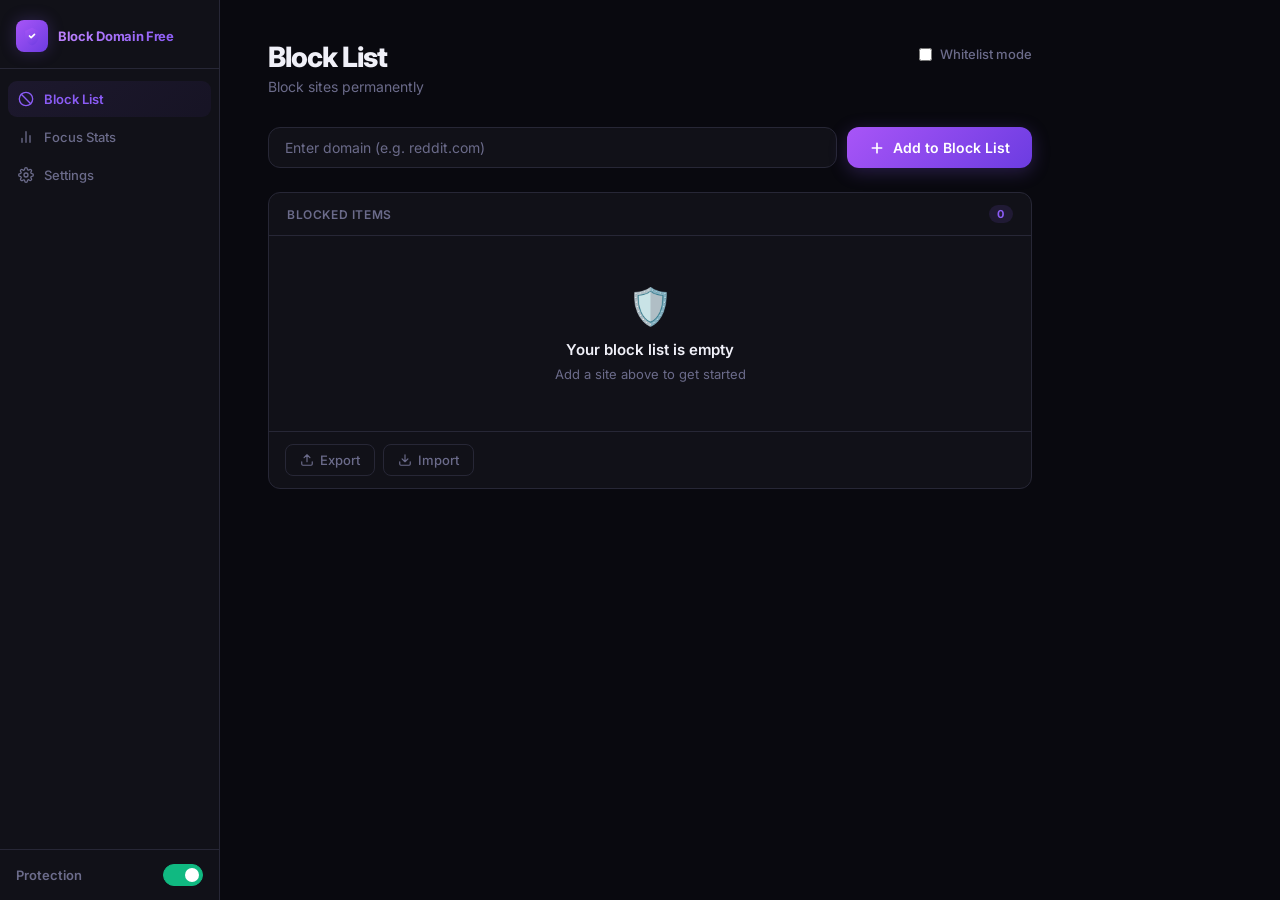
<file: options/options.html>
<!DOCTYPE html>
<html lang="en">
<head>
  <meta charset="UTF-8" />
  <meta name="viewport" content="width=device-width, initial-scale=1.0" />
  <title>Settings — Block Domain Free</title>
  <link rel="preconnect" href="https://fonts.googleapis.com" />
  <link href="https://fonts.googleapis.com/css2?family=Inter:wght@300;400;500;600;700&display=swap" rel="stylesheet" />
  <link rel="stylesheet" href="options.css" />
</head>
<body>

  <div class="layout">

    <!-- Sidebar -->
    <aside class="sidebar">
      <div class="sidebar-logo">
        <div class="logo-icon">
          <svg width="20" height="20" viewBox="0 0 24 24" fill="none">
            <path d="M12 2L4 6v6c0 5.25 3.5 10.15 8 11.35C16.5 22.15 20 17.25 20 12V6L12 2z" fill="url(#g)"/>
            <path d="M9 12l2 2 4-4" stroke="white" stroke-width="2" stroke-linecap="round" stroke-linejoin="round"/>
            <defs>
              <linearGradient id="g" x1="4" y1="2" x2="20" y2="24" gradientUnits="userSpaceOnUse">
                <stop offset="0%" stop-color="#a855f7"/><stop offset="100%" stop-color="#6C3CE1"/>
              </linearGradient>
            </defs>
          </svg>
        </div>
        <span>Block Domain Free</span>
      </div>

      <nav class="sidebar-nav">
        <a class="nav-item active" data-page="blocklist" href="#">
          <svg width="16" height="16" viewBox="0 0 24 24" fill="none"><circle cx="12" cy="12" r="10" stroke="currentColor" stroke-width="2"/><path d="M4.93 4.93l14.14 14.14" stroke="currentColor" stroke-width="2" stroke-linecap="round"/></svg>
          Block List
        </a>
        <a class="nav-item" data-page="stats" href="#">
          <svg width="16" height="16" viewBox="0 0 24 24" fill="none"><path d="M18 20V10M12 20V4M6 20v-6" stroke="currentColor" stroke-width="2" stroke-linecap="round"/></svg>
          Focus Stats
        </a>
        <a class="nav-item" data-page="settings" href="#">
          <svg width="16" height="16" viewBox="0 0 24 24" fill="none"><circle cx="12" cy="12" r="3" stroke="currentColor" stroke-width="2"/><path d="M19.4 15a1.65 1.65 0 00.33 1.82l.06.06a2 2 0 01-2.83 2.83l-.06-.06a1.65 1.65 0 00-1.82-.33 1.65 1.65 0 00-1 1.51V21a2 2 0 01-4 0v-.09a1.65 1.65 0 00-1-1.51 1.65 1.65 0 00-1.82.33l-.06.06a2 2 0 01-2.83-2.83l.06-.06A1.65 1.65 0 004.68 15a1.65 1.65 0 00-1.51-1H3a2 2 0 010-4h.09A1.65 1.65 0 004.6 9a1.65 1.65 0 00-.33-1.82l-.06-.06a2 2 0 012.83-2.83l.06.06A1.65 1.65 0 009 4.68a1.65 1.65 0 001-1.51V3a2 2 0 014 0v.09a1.65 1.65 0 001 1.51 1.65 1.65 0 001.82-.33l.06-.06a2 2 0 012.83 2.83l-.06.06A1.65 1.65 0 0019.4 9a1.65 1.65 0 001.51 1H21a2 2 0 010 4h-.09a1.65 1.65 0 00-1.51 1z" stroke="currentColor" stroke-width="2"/></svg>
          Settings
        </a>
      </nav>

      <div class="sidebar-footer">
        <label class="toggle-row">
          <span>Protection</span>
          <label class="toggle">
            <input type="checkbox" id="masterToggle" checked />
            <span class="slider"></span>
          </label>
        </label>
      </div>
    </aside>

    <!-- Main content -->
    <main class="main">

      <!-- ── Block List Page ── -->
      <div class="page active" id="page-blocklist">
        <div class="page-header">
          <div>
            <h1 class="page-title">Block List</h1>
            <p class="page-sub">Block sites permanently</p>
          </div>
          <div class="header-actions">
            <label class="whitelist-toggle">
              <input type="checkbox" id="whitelistMode" />
              <span>Whitelist mode</span>
            </label>
          </div>
        </div>

        <div class="add-form">
          <input type="text" id="addInput" class="add-input" placeholder="Enter domain (e.g. reddit.com)" />
          <button class="btn-add" id="addBtn">
            <svg width="16" height="16" viewBox="0 0 24 24" fill="none"><path d="M12 5v14M5 12h14" stroke="currentColor" stroke-width="2.5" stroke-linecap="round"/></svg>
            Add to Block List
          </button>
        </div>

        <div class="list-wrap">
          <div class="list-header-row">
            <span class="list-label">Blocked Items</span>
            <span class="list-badge" id="blockCount">0</span>
          </div>
          <div class="list-body" id="blockList">
            <div class="empty-state">
              <div class="empty-icon">🛡️</div>
              <p>Your block list is empty</p>
              <span>Add a site above to get started</span>
            </div>
          </div>

          <div class="list-footer">
            <button class="btn-ghost" id="exportBtn">
              <svg width="14" height="14" viewBox="0 0 24 24" fill="none"><path d="M21 15v4a2 2 0 01-2 2H5a2 2 0 01-2-2v-4M17 8l-5-5-5 5M12 3v12" stroke="currentColor" stroke-width="2" stroke-linecap="round" stroke-linejoin="round"/></svg>
              Export
            </button>
            <button class="btn-ghost" id="importBtn">
              <svg width="14" height="14" viewBox="0 0 24 24" fill="none"><path d="M21 15v4a2 2 0 01-2 2H5a2 2 0 01-2-2v-4M7 10l5 5 5-5M12 15V3" stroke="currentColor" stroke-width="2" stroke-linecap="round" stroke-linejoin="round"/></svg>
              Import
            </button>
            <input type="file" id="importFile" accept=".txt,.json" style="display:none" />
          </div>
        </div>
      </div>

      <!-- ── Focus Stats Page ── -->
      <div class="page" id="page-stats">
        <div class="page-header">
          <div>
            <h1 class="page-title">Focus Stats</h1>
            <p class="page-sub">See how many distractions you've blocked</p>
          </div>
        </div>

        <div class="stats-cards">
          <div class="stat-card">
            <div class="stat-icon">📅</div>
            <div class="stat-val" id="statToday">0</div>
            <div class="stat-lbl">Blocked today</div>
          </div>
          <div class="stat-card accent">
            <div class="stat-icon">📊</div>
            <div class="stat-val" id="statTotal">0</div>
            <div class="stat-lbl">All time</div>
          </div>
          <div class="stat-card">
            <div class="stat-icon">🛡️</div>
            <div class="stat-val" id="statSites">0</div>
            <div class="stat-lbl">Sites blocked</div>
          </div>
        </div>

        <button class="btn-danger-outline" id="resetStats">Reset statistics</button>
      </div>

      <!-- ── Settings Page ── -->
      <div class="page" id="page-settings">
        <div class="page-header">
          <div>
            <h1 class="page-title">Settings</h1>
            <p class="page-sub">Manage your preferences</p>
          </div>
        </div>

        <div class="settings-list">
          <div class="setting-row">
            <div class="setting-info">
              <div class="setting-title">Clear all blocked sites</div>
              <div class="setting-desc">Remove every site from the block list</div>
            </div>
            <button class="btn-danger-outline" id="clearAll">Clear all</button>
          </div>
          <div class="setting-row">
            <div class="setting-info">
              <div class="setting-title">About</div>
              <div class="setting-desc">Block Domain Free v1.0.0 — Free &amp; Open Source</div>
            </div>
            <a class="btn-ghost" href="https://github.com/ittermit/block-domain-free" target="_blank">GitHub ↗</a>
          </div>
        </div>
      </div>

    </main>
  </div>

  <!-- Toast -->
  <div class="toast" id="toast"></div>

  <script src="options.js"></script>
</body>
</html>
</file>
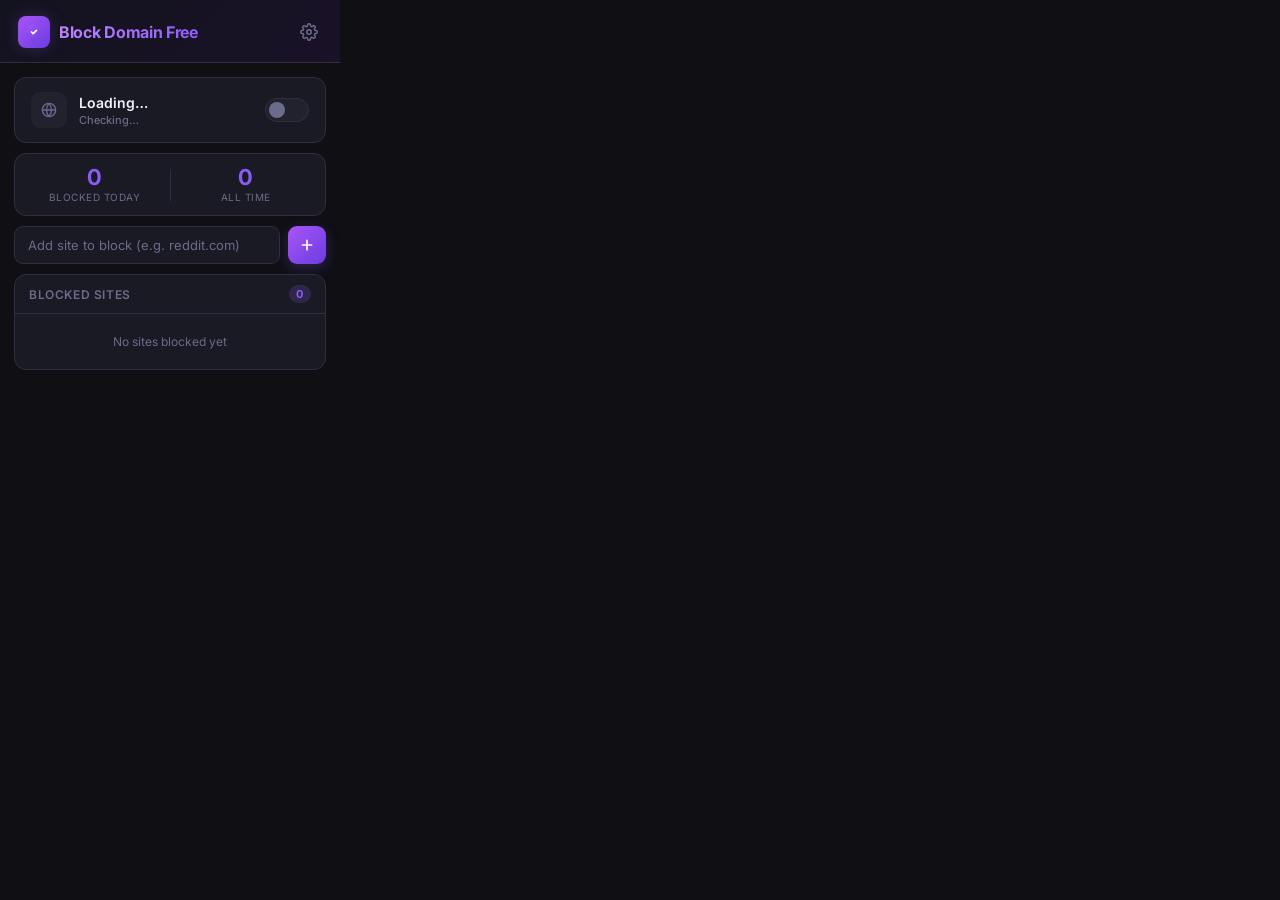
<file: popup/popup.html>
﻿<!DOCTYPE html>
<html lang="en">
<head>
  <meta charset="UTF-8" />
  <meta name="viewport" content="width=device-width, initial-scale=1.0" />
  <title>Block Domain Free</title>
  <link rel="preconnect" href="https://fonts.googleapis.com" />
  <link href="https://fonts.googleapis.com/css2?family=Inter:wght@300;400;500;600;700&display=swap" rel="stylesheet" />
  <link rel="stylesheet" href="popup.css" />
</head>
<body>
  <div class="popup">

    <!-- Header -->
    <div class="header">
      <div class="logo">
        <div class="logo-icon">
          <svg width="20" height="20" viewBox="0 0 24 24" fill="none">
            <path d="M12 2L4 6v6c0 5.25 3.5 10.15 8 11.35C16.5 22.15 20 17.25 20 12V6L12 2z" fill="url(#grad)" />
            <path d="M9 12l2 2 4-4" stroke="white" stroke-width="2" stroke-linecap="round" stroke-linejoin="round"/>
            <defs>
              <linearGradient id="grad" x1="4" y1="2" x2="20" y2="24" gradientUnits="userSpaceOnUse">
                <stop offset="0%" stop-color="#a855f7"/>
                <stop offset="100%" stop-color="#6C3CE1"/>
              </linearGradient>
            </defs>
          </svg>
        </div>
        <span class="logo-text">Block Domain Free</span>
      </div>
      <a class="settings-btn" id="settingsBtn" title="Settings">
        <svg width="18" height="18" viewBox="0 0 24 24" fill="none">
          <path d="M12 15a3 3 0 100-6 3 3 0 000 6z" stroke="currentColor" stroke-width="2"/>
          <path d="M19.4 15a1.65 1.65 0 00.33 1.82l.06.06a2 2 0 010 2.83 2 2 0 01-2.83 0l-.06-.06a1.65 1.65 0 00-1.82-.33 1.65 1.65 0 00-1 1.51V21a2 2 0 01-4 0v-.09A1.65 1.65 0 009 19.4a1.65 1.65 0 00-1.82.33l-.06.06a2 2 0 01-2.83-2.83l.06-.06A1.65 1.65 0 004.68 15a1.65 1.65 0 00-1.51-1H3a2 2 0 010-4h.09A1.65 1.65 0 004.6 9a1.65 1.65 0 00-.33-1.82l-.06-.06a2 2 0 012.83-2.83l.06.06A1.65 1.65 0 009 4.68a1.65 1.65 0 001-1.51V3a2 2 0 014 0v.09a1.65 1.65 0 001 1.51 1.65 1.65 0 001.82-.33l.06-.06a2 2 0 012.83 2.83l-.06.06A1.65 1.65 0 0019.4 9a1.65 1.65 0 001.51 1H21a2 2 0 010 4h-.09a1.65 1.65 0 00-1.51 1z" stroke="currentColor" stroke-width="2"/>
        </svg>
      </a>
    </div>

    <!-- Current Site Card -->
    <div class="site-card" id="siteCard">
      <div class="site-info">
        <div class="site-favicon" id="siteFavicon">
          <svg width="16" height="16" viewBox="0 0 24 24" fill="none">
            <circle cx="12" cy="12" r="10" stroke="currentColor" stroke-width="2"/>
            <path d="M2 12h20M12 2a15.3 15.3 0 010 20M12 2a15.3 15.3 0 000 20" stroke="currentColor" stroke-width="2"/>
          </svg>
        </div>
        <div class="site-details">
          <div class="site-hostname" id="siteHostname">Loading…</div>
          <div class="site-status" id="siteStatus">Checking…</div>
        </div>
      </div>
      <div class="toggle-wrap">
        <label class="toggle" id="toggleLabel">
          <input type="checkbox" id="blockToggle" />
          <span class="slider"></span>
        </label>
      </div>
    </div>

    <!-- Stats Row -->
    <div class="stats-row">
      <div class="stat-box">
        <div class="stat-value" id="statToday">0</div>
        <div class="stat-label">Blocked today</div>
      </div>
      <div class="stat-divider"></div>
      <div class="stat-box">
        <div class="stat-value" id="statTotal">0</div>
        <div class="stat-label">All time</div>
      </div>
    </div>

    <!-- Quick Add -->
    <div class="quick-add">
      <input
        type="text"
        id="quickAddInput"
        class="quick-input"
        placeholder="Add site to block (e.g. reddit.com)"
      />
      <button class="quick-btn" id="quickAddBtn">
        <svg width="16" height="16" viewBox="0 0 24 24" fill="none">
          <path d="M12 5v14M5 12h14" stroke="currentColor" stroke-width="2.5" stroke-linecap="round"/>
        </svg>
      </button>
    </div>

    <!-- Blocked List Preview -->
    <div class="list-section">
      <div class="list-header">
        <span>Blocked sites</span>
        <span class="list-count" id="listCount">0</span>
      </div>
      <div class="list-items" id="listItems">
        <div class="empty-state">No sites blocked yet</div>
      </div>
    </div>

  </div>

  <script src="popup.js"></script>
</body>
</html>
</file>
<file: blocked/blocked.css>
/* ============================================================
   blocked.css — Block Domain Free · Blocked Page Styles
   ============================================================ */

*, *::before, *::after { box-sizing: border-box; margin: 0; padding: 0; }

:root {
  --bg:      #09090f;
  --surface: #111118;
  --border:  #272736;
  --accent:  #8b5cf6;
  --accent2: #6C3CE1;
  --accent3: #a855f7;
  --danger:  #f43f5e;
  --text:    #f0f0f8;
  --muted:   #6b6b8a;
}

html, body {
  height: 100%;
  font-family: 'Inter', system-ui, sans-serif;
  background: var(--bg);
  color: var(--text);
  overflow: hidden;
}

/* ── Particles ───────────────────────────────────────────── */
.particles {
  position: fixed; inset: 0; pointer-events: none; z-index: 0;
  overflow: hidden;
}

.particle {
  position: absolute;
  border-radius: 50%;
  animation: float linear infinite;
  opacity: 0;
}

@keyframes float {
  0%   { transform: translateY(110vh) scale(0); opacity: 0; }
  10%  { opacity: 0.6; }
  90%  { opacity: 0.3; }
  100% { transform: translateY(-10vh) scale(1); opacity: 0; }
}

/* ── Main Container ──────────────────────────────────────── */
.container {
  position: relative; z-index: 1;
  min-height: 100vh;
  display: flex; flex-direction: column;
  align-items: center; justify-content: center;
  text-align: center;
  padding: 32px 20px;
  gap: 0;
}

/* Radial glow */
.container::before {
  content: '';
  position: fixed; inset: 0;
  background:
    radial-gradient(ellipse 70% 50% at 50% 40%, #8b5cf612, transparent 70%),
    radial-gradient(ellipse 40% 30% at 20% 80%, #6C3CE10e, transparent 60%);
  pointer-events: none;
}

/* ── Shield ──────────────────────────────────────────────── */
.shield-wrap {
  position: relative; margin-bottom: 32px;
}

.shield-glow {
  position: absolute; inset: -20px;
  background: radial-gradient(ellipse at center, #8b5cf630, transparent 70%);
  border-radius: 50%; filter: blur(16px);
  animation: pulse 3s ease-in-out infinite;
}

@keyframes pulse {
  0%, 100% { transform: scale(1);   opacity: 1; }
  50%       { transform: scale(1.2); opacity: 0.6; }
}

.shield-icon {
  position: relative; z-index: 1;
  width: 96px; height: 96px;
  background: linear-gradient(135deg, #1a1228, #22183a);
  border: 1px solid #8b5cf640;
  border-radius: 24px;
  display: flex; align-items: center; justify-content: center;
  box-shadow: 0 20px 60px #8b5cf630;
  animation: shield-bounce .6s ease both;
}

@keyframes shield-bounce {
  0%   { opacity: 0; transform: scale(0.5) rotate(-10deg); }
  70%  { transform: scale(1.08) rotate(2deg); }
  100% { opacity: 1; transform: scale(1) rotate(0deg); }
}

/* ── Text ────────────────────────────────────────────────── */
.title {
  font-size: clamp(2rem, 5vw, 3.2rem);
  font-weight: 900; letter-spacing: -1.5px; line-height: 1.1;
  animation: fadeUp .5s .2s ease both;
}

.subtitle {
  font-size: 16px; color: var(--muted);
  margin-top: 14px; line-height: 1.6;
  animation: fadeUp .5s .3s ease both;
}

.domain-badge {
  display: inline-block;
  background: linear-gradient(135deg, #8b5cf620, #6C3CE115);
  border: 1px solid #8b5cf640;
  color: var(--accent3);
  padding: 2px 10px; border-radius: 6px;
  font-weight: 700; font-size: 14px;
  font-family: 'Fira Code', 'Courier New', monospace;
}

@keyframes fadeUp {
  from { opacity: 0; transform: translateY(16px); }
  to   { opacity: 1; transform: translateY(0); }
}

/* ── Quote ───────────────────────────────────────────────── */
.quote-box {
  margin-top: 36px;
  max-width: 480px;
  background: var(--surface);
  border: 1px solid var(--border);
  border-radius: 16px;
  padding: 24px 28px;
  position: relative;
  animation: fadeUp .5s .4s ease both;
}

.quote-icon {
  position: absolute; top: -14px; left: 20px;
  font-size: 52px; line-height: 1;
  color: var(--accent); opacity: 0.5;
  font-family: Georgia, serif;
}

.quote-text {
  font-size: 15px; color: var(--text);
  line-height: 1.7; font-style: italic; font-weight: 400;
}

.quote-author {
  display: block; margin-top: 12px;
  font-size: 12px; color: var(--muted);
  font-weight: 600; letter-spacing: 0.5px;
}

/* ── Actions ─────────────────────────────────────────────── */
.actions {
  display: flex; gap: 12px; flex-wrap: wrap;
  justify-content: center; margin-top: 36px;
  animation: fadeUp .5s .5s ease both;
}

.btn-back {
  display: inline-flex; align-items: center; gap: 8px;
  background: var(--surface); border: 1px solid var(--border);
  color: var(--text); font-size: 14px; font-weight: 600;
  padding: 11px 22px; border-radius: 10px;
  cursor: pointer; font-family: inherit;
  transition: border-color .2s, background .2s;
}
.btn-back:hover { border-color: var(--accent); background: #8b5cf610; }

.btn-settings {
  display: inline-flex; align-items: center; gap: 8px;
  background: linear-gradient(135deg, var(--accent3), var(--accent2));
  border: none; color: white; font-size: 14px; font-weight: 600;
  padding: 11px 22px; border-radius: 10px;
  cursor: pointer; font-family: inherit;
  box-shadow: 0 4px 20px #8b5cf640;
  transition: opacity .2s, transform .15s;
}
.btn-settings:hover { opacity: 0.85; transform: translateY(-1px); }

/* ── Branding ────────────────────────────────────────────── */
.branding {
  margin-top: 48px;
  font-size: 12px; color: var(--muted);
  animation: fadeUp .5s .6s ease both;
}
.branding strong { color: var(--accent); font-weight: 700; }
</file>
<file: options/options.css>
/* ============================================================
   options.css — Block Domain Free · Options Page Styles
   ============================================================ */

*, *::before, *::after { box-sizing: border-box; margin: 0; padding: 0; }

:root {
  --bg:      #09090f;
  --surface: #111118;
  --surface2:#18181f;
  --border:  #272736;
  --accent:  #8b5cf6;
  --accent2: #6C3CE1;
  --accent3: #a855f7;
  --danger:  #f43f5e;
  --success: #10b981;
  --text:    #f0f0f8;
  --muted:   #6b6b8a;
  --radius:  12px;
  --sidebar: 220px;
}

body {
  font-family: 'Inter', system-ui, sans-serif;
  background: var(--bg); color: var(--text);
  min-height: 100vh; overflow-x: hidden;
}

/* ── Layout ──────────────────────────────────────────────── */
.layout {
  display: flex; min-height: 100vh;
}

/* ── Sidebar ─────────────────────────────────────────────── */
.sidebar {
  width: var(--sidebar); flex-shrink: 0;
  background: var(--surface);
  border-right: 1px solid var(--border);
  display: flex; flex-direction: column;
  position: sticky; top: 0; height: 100vh;
}

.sidebar-logo {
  display: flex; align-items: center; gap: 10px;
  padding: 20px 16px 16px;
  border-bottom: 1px solid var(--border);
}

.logo-icon {
  width: 32px; height: 32px;
  background: linear-gradient(135deg, var(--accent3), var(--accent2));
  border-radius: 8px;
  display: flex; align-items: center; justify-content: center;
  box-shadow: 0 0 16px #8b5cf640; flex-shrink: 0;
}

.sidebar-logo span {
  font-size: 13px; font-weight: 700; letter-spacing: -0.3px;
  background: linear-gradient(135deg, #c084fc, #8b5cf6);
  -webkit-background-clip: text; -webkit-text-fill-color: transparent;
  line-height: 1.3;
}

.sidebar-nav {
  padding: 12px 8px; flex: 1; display: flex; flex-direction: column; gap: 2px;
}

.nav-item {
  display: flex; align-items: center; gap: 10px;
  padding: 10px 10px; border-radius: 9px;
  color: var(--muted); font-size: 13px; font-weight: 500;
  text-decoration: none; cursor: pointer;
  transition: color .2s, background .2s;
}
.nav-item:hover { color: var(--text); background: var(--surface2); }
.nav-item.active {
  color: var(--accent);
  background: linear-gradient(135deg, #8b5cf618, #6C3CE110);
  font-weight: 600;
}

.sidebar-footer {
  padding: 14px 16px;
  border-top: 1px solid var(--border);
}

.toggle-row {
  display: flex; align-items: center; justify-content: space-between;
  font-size: 13px; font-weight: 600; color: var(--muted);
}

/* ── Toggle ──────────────────────────────────────────────── */
.toggle { position: relative; display: inline-block; width: 40px; height: 22px; cursor: pointer; }
.toggle input { opacity: 0; width: 0; height: 0; }
.slider {
  position: absolute; inset: 0; background: var(--surface2);
  border: 1px solid var(--border); border-radius: 22px;
  transition: background .25s;
}
.slider::before {
  content: ''; position: absolute;
  left: 3px; top: 3px; width: 14px; height: 14px;
  background: var(--muted); border-radius: 50%;
  transition: transform .25s, background .25s;
}
.toggle input:checked + .slider { background: var(--success); border-color: var(--success); }
.toggle input:checked + .slider::before { transform: translateX(18px); background: white; }

/* ── Main ────────────────────────────────────────────────── */
.main { flex: 1; padding: 40px 48px; max-width: 860px; }

/* ── Pages ───────────────────────────────────────────────── */
.page { display: none; }
.page.active { display: block; animation: fadeIn .25s ease; }

@keyframes fadeIn {
  from { opacity: 0; transform: translateY(8px); }
  to   { opacity: 1; transform: translateY(0); }
}

/* ── Page Header ─────────────────────────────────────────── */
.page-header {
  display: flex; align-items: flex-start;
  justify-content: space-between; gap: 16px;
  margin-bottom: 32px; flex-wrap: wrap;
}

.page-title { font-size: 28px; font-weight: 800; letter-spacing: -1px; }
.page-sub   { font-size: 14px; color: var(--muted); margin-top: 4px; }

.header-actions { display: flex; align-items: center; gap: 12px; padding-top: 6px; }

/* ── Whitelist toggle ────────────────────────────────────── */
.whitelist-toggle {
  display: flex; align-items: center; gap: 8px;
  font-size: 13px; color: var(--muted); cursor: pointer; font-weight: 500;
}

/* ── Add Form ────────────────────────────────────────────── */
.add-form {
  display: flex; gap: 10px; margin-bottom: 24px; flex-wrap: wrap;
}

.add-input {
  flex: 1; min-width: 200px;
  background: var(--surface); border: 1px solid var(--border);
  border-radius: var(--radius); padding: 11px 16px;
  color: var(--text); font-size: 14px; font-family: inherit;
  outline: none; transition: border-color .2s, box-shadow .2s;
}
.add-input::placeholder { color: var(--muted); }
.add-input:focus { border-color: var(--accent); box-shadow: 0 0 0 3px #8b5cf620; }

.btn-add {
  display: inline-flex; align-items: center; gap: 8px;
  background: linear-gradient(135deg, var(--accent3), var(--accent2));
  border: none; color: white; font-size: 14px; font-weight: 600;
  padding: 11px 22px; border-radius: var(--radius);
  cursor: pointer; font-family: inherit;
  box-shadow: 0 4px 18px #8b5cf640;
  transition: opacity .2s, transform .15s;
  white-space: nowrap;
}
.btn-add:hover { opacity: 0.85; transform: translateY(-1px); }
.btn-add:active { transform: translateY(0); }

/* ── List ────────────────────────────────────────────────── */
.list-wrap {
  background: var(--surface); border: 1px solid var(--border);
  border-radius: var(--radius); overflow: hidden;
}

.list-header-row {
  display: flex; align-items: center; justify-content: space-between;
  padding: 12px 18px; border-bottom: 1px solid var(--border);
  font-size: 12px; font-weight: 600; color: var(--muted);
  text-transform: uppercase; letter-spacing: 0.6px;
}

.list-badge {
  background: #8b5cf620; color: var(--accent);
  font-size: 11px; font-weight: 700; padding: 2px 8px; border-radius: 20px;
}

.list-body { max-height: 360px; overflow-y: auto; }
.list-body::-webkit-scrollbar { width: 4px; }
.list-body::-webkit-scrollbar-thumb { background: var(--border); border-radius: 4px; }

.empty-state {
  text-align: center; padding: 48px 20px; color: var(--muted);
}
.empty-icon { font-size: 36px; margin-bottom: 12px; }
.empty-state p { font-size: 15px; font-weight: 600; color: var(--text); margin-bottom: 4px; }
.empty-state span { font-size: 13px; }

.block-item {
  display: flex; align-items: center; gap: 12px;
  padding: 13px 18px; border-bottom: 1px solid var(--border);
  transition: background .15s; animation: slideIn .2s ease;
}
.block-item:last-child { border-bottom: none; }
.block-item:hover { background: var(--surface2); }

@keyframes slideIn {
  from { opacity: 0; transform: translateX(-8px); }
  to   { opacity: 1; transform: translateX(0); }
}

.block-dot {
  width: 7px; height: 7px; background: var(--danger);
  border-radius: 50%; flex-shrink: 0;
}

.block-domain { font-size: 14px; font-weight: 500; flex: 1; }

.btn-remove {
  background: none; border: none; color: var(--muted);
  cursor: pointer; padding: 4px; border-radius: 6px;
  display: flex; align-items: center;
  transition: color .15s, background .15s;
}
.btn-remove:hover { color: var(--danger); background: #f43f5e18; }

.list-footer {
  display: flex; gap: 8px; padding: 12px 16px;
  border-top: 1px solid var(--border);
}

/* ── Buttons ─────────────────────────────────────────────── */
.btn-ghost {
  display: inline-flex; align-items: center; gap: 6px;
  background: none; border: 1px solid var(--border);
  color: var(--muted); font-size: 13px; font-weight: 500;
  padding: 7px 14px; border-radius: 8px;
  cursor: pointer; font-family: inherit; text-decoration: none;
  transition: border-color .2s, color .2s;
}
.btn-ghost:hover { border-color: var(--accent); color: var(--text); }

.btn-danger-outline {
  background: none; border: 1px solid #f43f5e40;
  color: var(--danger); font-size: 13px; font-weight: 600;
  padding: 8px 16px; border-radius: 8px;
  cursor: pointer; font-family: inherit;
  transition: background .2s, border-color .2s;
  margin-top: 24px;
}
.btn-danger-outline:hover { background: #f43f5e10; border-color: var(--danger); }

/* ── Stats ───────────────────────────────────────────────── */
.stats-cards {
  display: grid; grid-template-columns: repeat(auto-fit, minmax(160px, 1fr));
  gap: 16px; margin-bottom: 8px;
}

.stat-card {
  background: var(--surface); border: 1px solid var(--border);
  border-radius: var(--radius); padding: 24px 20px; text-align: center;
  transition: border-color .2s, transform .2s;
}
.stat-card:hover { border-color: var(--accent); transform: translateY(-2px); }
.stat-card.accent { border-color: #8b5cf640; background: linear-gradient(135deg, #8b5cf610, #6C3CE108); }

.stat-icon { font-size: 28px; margin-bottom: 12px; }
.stat-val  { font-size: 36px; font-weight: 900; letter-spacing: -2px; color: var(--accent); }
.stat-lbl  { font-size: 12px; color: var(--muted); margin-top: 6px; font-weight: 500; }

/* ── Settings ────────────────────────────────────────────── */
.settings-list {
  display: flex; flex-direction: column;
  background: var(--surface); border: 1px solid var(--border);
  border-radius: var(--radius); overflow: hidden;
}

.setting-row {
  display: flex; align-items: center; justify-content: space-between;
  gap: 16px; padding: 20px 24px;
  border-bottom: 1px solid var(--border); flex-wrap: wrap;
}
.setting-row:last-child { border-bottom: none; }

.setting-title { font-size: 14px; font-weight: 600; margin-bottom: 3px; }
.setting-desc  { font-size: 12px; color: var(--muted); }

/* ── Toast ───────────────────────────────────────────────── */
.toast {
  position: fixed; bottom: 20px; left: 50%;
  transform: translateX(-50%) translateY(60px);
  background: var(--surface2); border: 1px solid var(--border);
  color: var(--text); font-size: 13px; font-weight: 500;
  padding: 10px 20px; border-radius: 20px;
  white-space: nowrap; pointer-events: none;
  transition: transform .25s ease, opacity .25s ease;
  opacity: 0; z-index: 999;
}
.toast.show { transform: translateX(-50%) translateY(0); opacity: 1; }
</file>
<file: popup/popup.css>
﻿/* ============================================================
   popup.css — Block Domain Free Popup Styles
   ============================================================ */

*, *::before, *::after { box-sizing: border-box; margin: 0; padding: 0; }

:root {
  --bg:         #0f0f14;
  --surface:    #1a1a24;
  --surface2:   #22222f;
  --border:     #2e2e3e;
  --accent:     #8b5cf6;
  --accent-glow:#8b5cf630;
  --accent2:    #6C3CE1;
  --danger:     #f43f5e;
  --success:    #10b981;
  --text:       #f0f0f8;
  --muted:      #6b6b8a;
  --radius:     12px;
}

body {
  font-family: 'Inter', system-ui, sans-serif;
  background: var(--bg);
  color: var(--text);
  min-width: 340px;
  max-width: 340px;
  min-height: 480px;
  overflow-x: hidden;
}

.popup {
  display: flex;
  flex-direction: column;
  gap: 0;
}

/* ── Header ─────────────────────────────────────────────── */
.header {
  display: flex;
  align-items: center;
  justify-content: space-between;
  padding: 16px 18px 14px;
  border-bottom: 1px solid var(--border);
  background: linear-gradient(135deg, #13131e, #1a1228);
}

.logo {
  display: flex;
  align-items: center;
  gap: 9px;
}

.logo-icon {
  width: 32px;
  height: 32px;
  background: linear-gradient(135deg, #a855f7, #6C3CE1);
  border-radius: 8px;
  display: flex;
  align-items: center;
  justify-content: center;
  box-shadow: 0 0 16px #8b5cf640;
}

.logo-text {
  font-size: 16px;
  font-weight: 700;
  letter-spacing: -0.3px;
  background: linear-gradient(135deg, #c084fc, #8b5cf6);
  -webkit-background-clip: text;
  -webkit-text-fill-color: transparent;
}

.settings-btn {
  color: var(--muted);
  cursor: pointer;
  transition: color .2s;
  display: flex;
  align-items: center;
  padding: 4px;
  border-radius: 6px;
}
.settings-btn:hover { color: var(--accent); background: var(--accent-glow); }

/* ── Site Card ───────────────────────────────────────────── */
.site-card {
  margin: 14px 14px 0;
  background: var(--surface);
  border: 1px solid var(--border);
  border-radius: var(--radius);
  padding: 14px 16px;
  display: flex;
  align-items: center;
  justify-content: space-between;
  gap: 12px;
  transition: border-color .3s;
}

.site-card.is-blocked {
  border-color: #f43f5e44;
  background: linear-gradient(135deg, #1a1a24, #201218);
}

.site-info {
  display: flex;
  align-items: center;
  gap: 12px;
  flex: 1;
  min-width: 0;
}

.site-favicon {
  width: 36px;
  height: 36px;
  background: var(--surface2);
  border-radius: 9px;
  display: flex;
  align-items: center;
  justify-content: center;
  color: var(--muted);
  flex-shrink: 0;
  overflow: hidden;
}
.site-favicon img { width: 20px; height: 20px; object-fit: contain; }

.site-details { min-width: 0; }

.site-hostname {
  font-size: 14px;
  font-weight: 600;
  white-space: nowrap;
  overflow: hidden;
  text-overflow: ellipsis;
  color: var(--text);
}

.site-status {
  font-size: 11px;
  font-weight: 500;
  margin-top: 2px;
  color: var(--muted);
}
.site-status.blocked  { color: var(--danger); }
.site-status.allowed  { color: var(--success); }

/* ── Toggle ──────────────────────────────────────────────── */
.toggle { position: relative; display: inline-block; width: 44px; height: 24px; cursor: pointer; }
.toggle input { opacity: 0; width: 0; height: 0; }
.slider {
  position: absolute; inset: 0;
  background: var(--surface2);
  border-radius: 24px;
  border: 1px solid var(--border);
  transition: background .25s, border-color .25s;
}
.slider::before {
  content: '';
  position: absolute;
  left: 3px; top: 3px;
  width: 16px; height: 16px;
  background: var(--muted);
  border-radius: 50%;
  transition: transform .25s, background .25s;
}
.toggle input:checked + .slider { background: var(--danger); border-color: var(--danger); }
.toggle input:checked + .slider::before {
  transform: translateX(20px);
  background: white;
}

/* ── Stats Row ───────────────────────────────────────────── */
.stats-row {
  display: flex;
  align-items: center;
  margin: 10px 14px 0;
  background: var(--surface);
  border: 1px solid var(--border);
  border-radius: var(--radius);
  padding: 12px 20px;
}

.stat-box {
  flex: 1;
  text-align: center;
}

.stat-value {
  font-size: 22px;
  font-weight: 700;
  color: var(--accent);
  line-height: 1;
}

.stat-label {
  font-size: 10px;
  color: var(--muted);
  margin-top: 3px;
  text-transform: uppercase;
  letter-spacing: 0.5px;
}

.stat-divider {
  width: 1px;
  height: 32px;
  background: var(--border);
  margin: 0 16px;
}

/* ── Quick Add ───────────────────────────────────────────── */
.quick-add {
  margin: 10px 14px 0;
  display: flex;
  gap: 8px;
  align-items: center;
}

.quick-input {
  flex: 1;
  background: var(--surface);
  border: 1px solid var(--border);
  border-radius: 9px;
  padding: 10px 13px;
  color: var(--text);
  font-size: 13px;
  font-family: 'Inter', sans-serif;
  outline: none;
  transition: border-color .2s, box-shadow .2s;
}
.quick-input::placeholder { color: var(--muted); }
.quick-input:focus {
  border-color: var(--accent);
  box-shadow: 0 0 0 3px var(--accent-glow);
}

.quick-btn {
  width: 38px;
  height: 38px;
  background: linear-gradient(135deg, #a855f7, #6C3CE1);
  border: none;
  border-radius: 9px;
  color: white;
  cursor: pointer;
  display: flex;
  align-items: center;
  justify-content: center;
  transition: opacity .2s, transform .15s;
  flex-shrink: 0;
  box-shadow: 0 4px 14px #8b5cf640;
}
.quick-btn:hover { opacity: 0.85; transform: scale(1.06); }
.quick-btn:active { transform: scale(0.97); }

/* ── Blocked List ────────────────────────────────────────── */
.list-section {
  margin: 10px 14px 14px;
  background: var(--surface);
  border: 1px solid var(--border);
  border-radius: var(--radius);
  overflow: hidden;
}

.list-header {
  display: flex;
  align-items: center;
  justify-content: space-between;
  padding: 10px 14px;
  font-size: 12px;
  font-weight: 600;
  color: var(--muted);
  text-transform: uppercase;
  letter-spacing: 0.6px;
  border-bottom: 1px solid var(--border);
}

.list-count {
  background: var(--accent-glow);
  color: var(--accent);
  font-size: 11px;
  font-weight: 700;
  padding: 2px 7px;
  border-radius: 20px;
}

.list-items {
  max-height: 140px;
  overflow-y: auto;
}
.list-items::-webkit-scrollbar { width: 4px; }
.list-items::-webkit-scrollbar-track { background: transparent; }
.list-items::-webkit-scrollbar-thumb { background: var(--border); border-radius: 4px; }

.empty-state {
  text-align: center;
  color: var(--muted);
  font-size: 12px;
  padding: 20px;
}

.list-item {
  display: flex;
  align-items: center;
  justify-content: space-between;
  padding: 9px 14px;
  border-bottom: 1px solid var(--border);
  transition: background .15s;
  animation: slideIn .2s ease;
}
.list-item:last-child { border-bottom: none; }
.list-item:hover { background: var(--surface2); }

@keyframes slideIn {
  from { opacity: 0; transform: translateX(-8px); }
  to   { opacity: 1; transform: translateX(0); }
}

.list-item-domain {
  font-size: 13px;
  font-weight: 500;
  color: var(--text);
  display: flex;
  align-items: center;
  gap: 8px;
}
.list-item-domain::before {
  content: '';
  width: 6px; height: 6px;
  background: var(--danger);
  border-radius: 50%;
  flex-shrink: 0;
}

.list-item-remove {
  background: none;
  border: none;
  color: var(--muted);
  cursor: pointer;
  padding: 3px;
  border-radius: 5px;
  display: flex;
  align-items: center;
  transition: color .15s, background .15s;
}
.list-item-remove:hover { color: var(--danger); background: #f43f5e18; }

/* ── Toast ───────────────────────────────────────────────── */
.toast {
  position: fixed;
  bottom: 12px; left: 50%;
  transform: translateX(-50%) translateY(60px);
  background: var(--surface2);
  border: 1px solid var(--border);
  color: var(--text);
  font-size: 12px;
  font-weight: 500;
  padding: 8px 16px;
  border-radius: 20px;
  white-space: nowrap;
  pointer-events: none;
  transition: transform .25s ease, opacity .25s ease;
  opacity: 0;
  z-index: 999;
}
.toast.show { transform: translateX(-50%) translateY(0); opacity: 1; }
</file>
